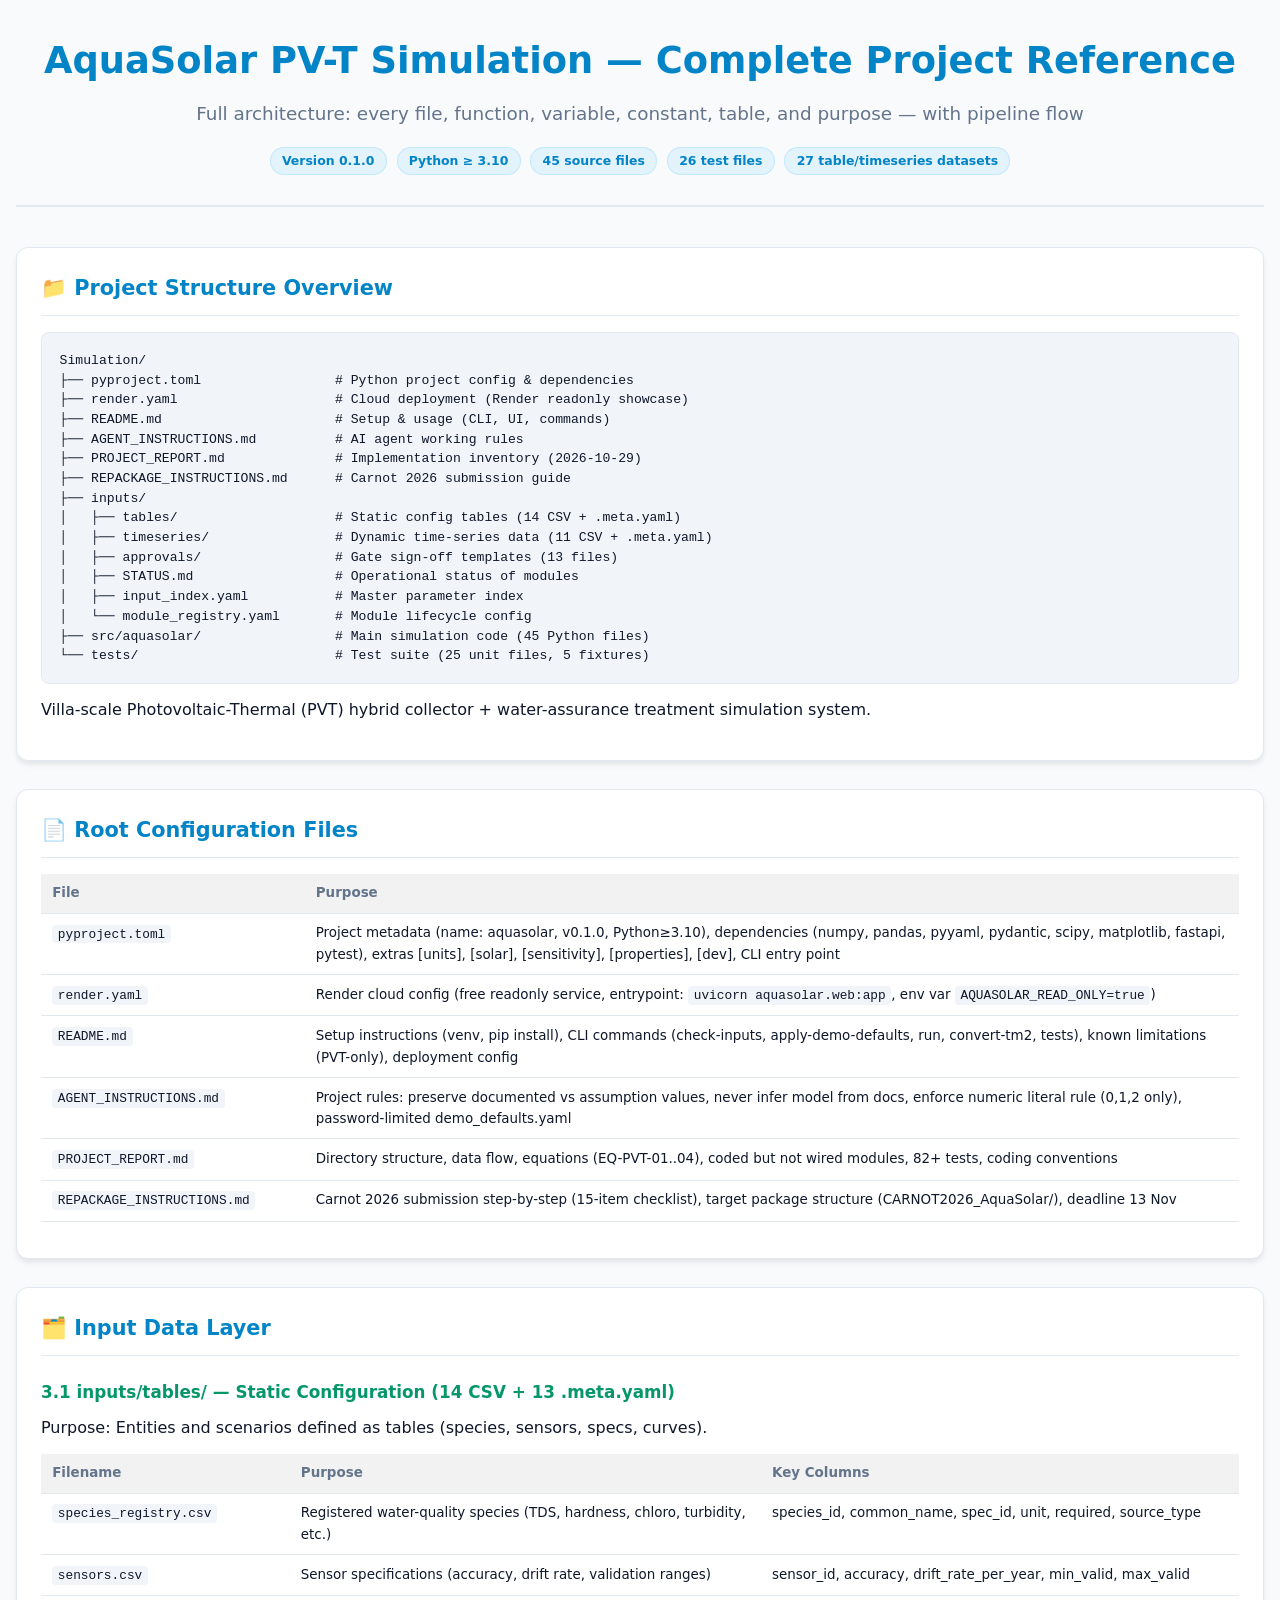
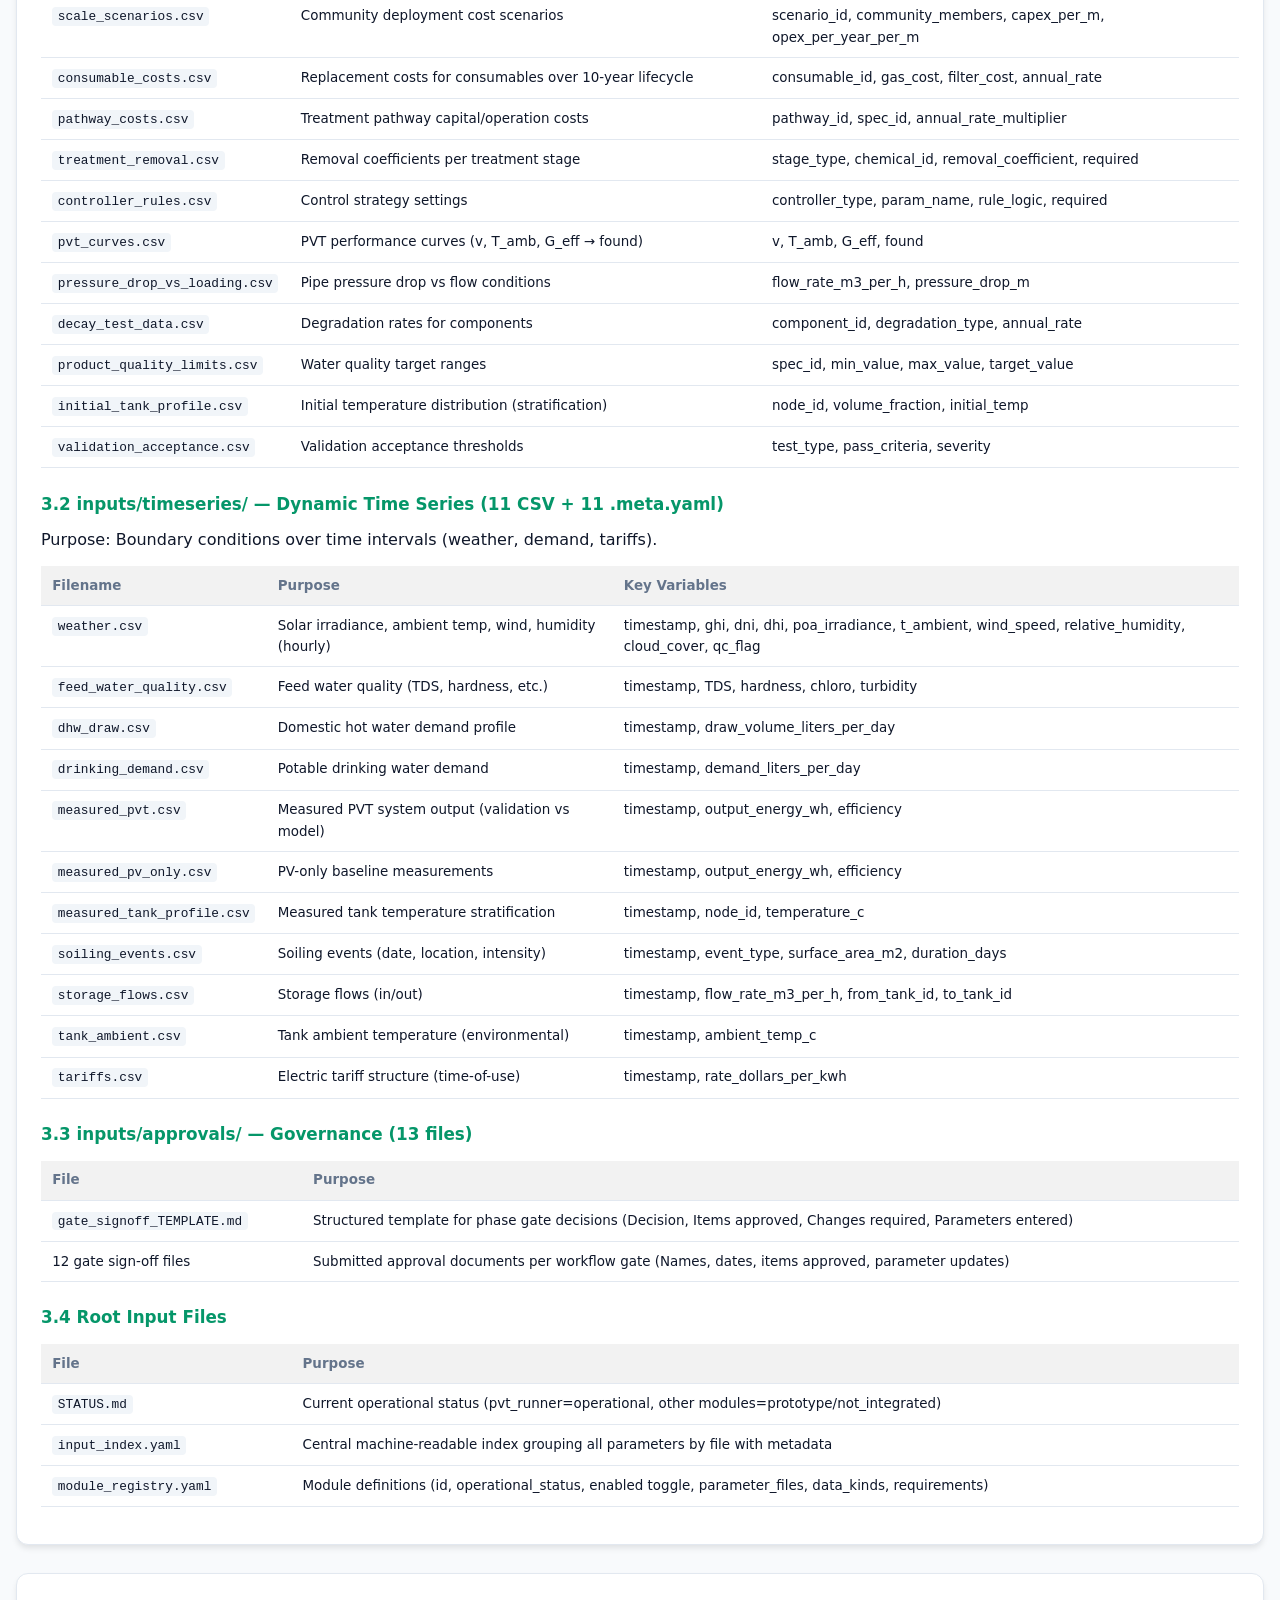
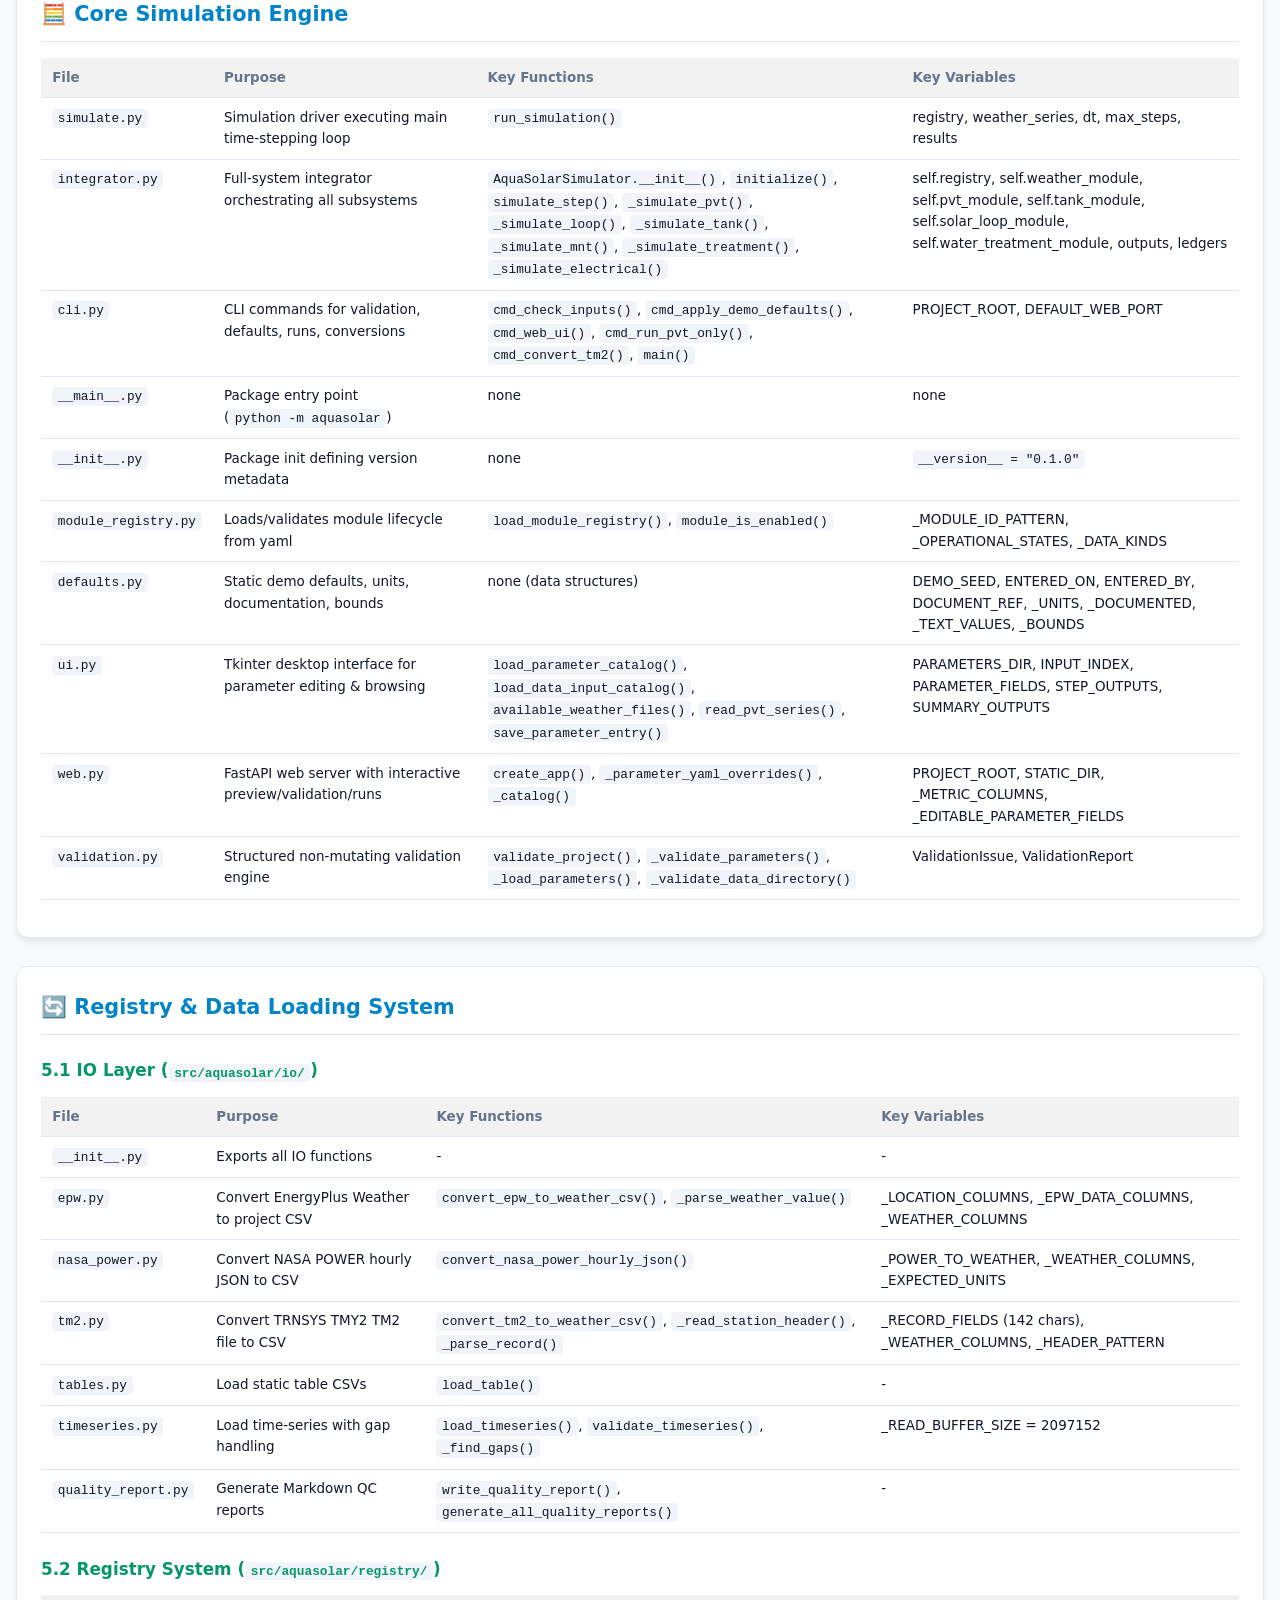
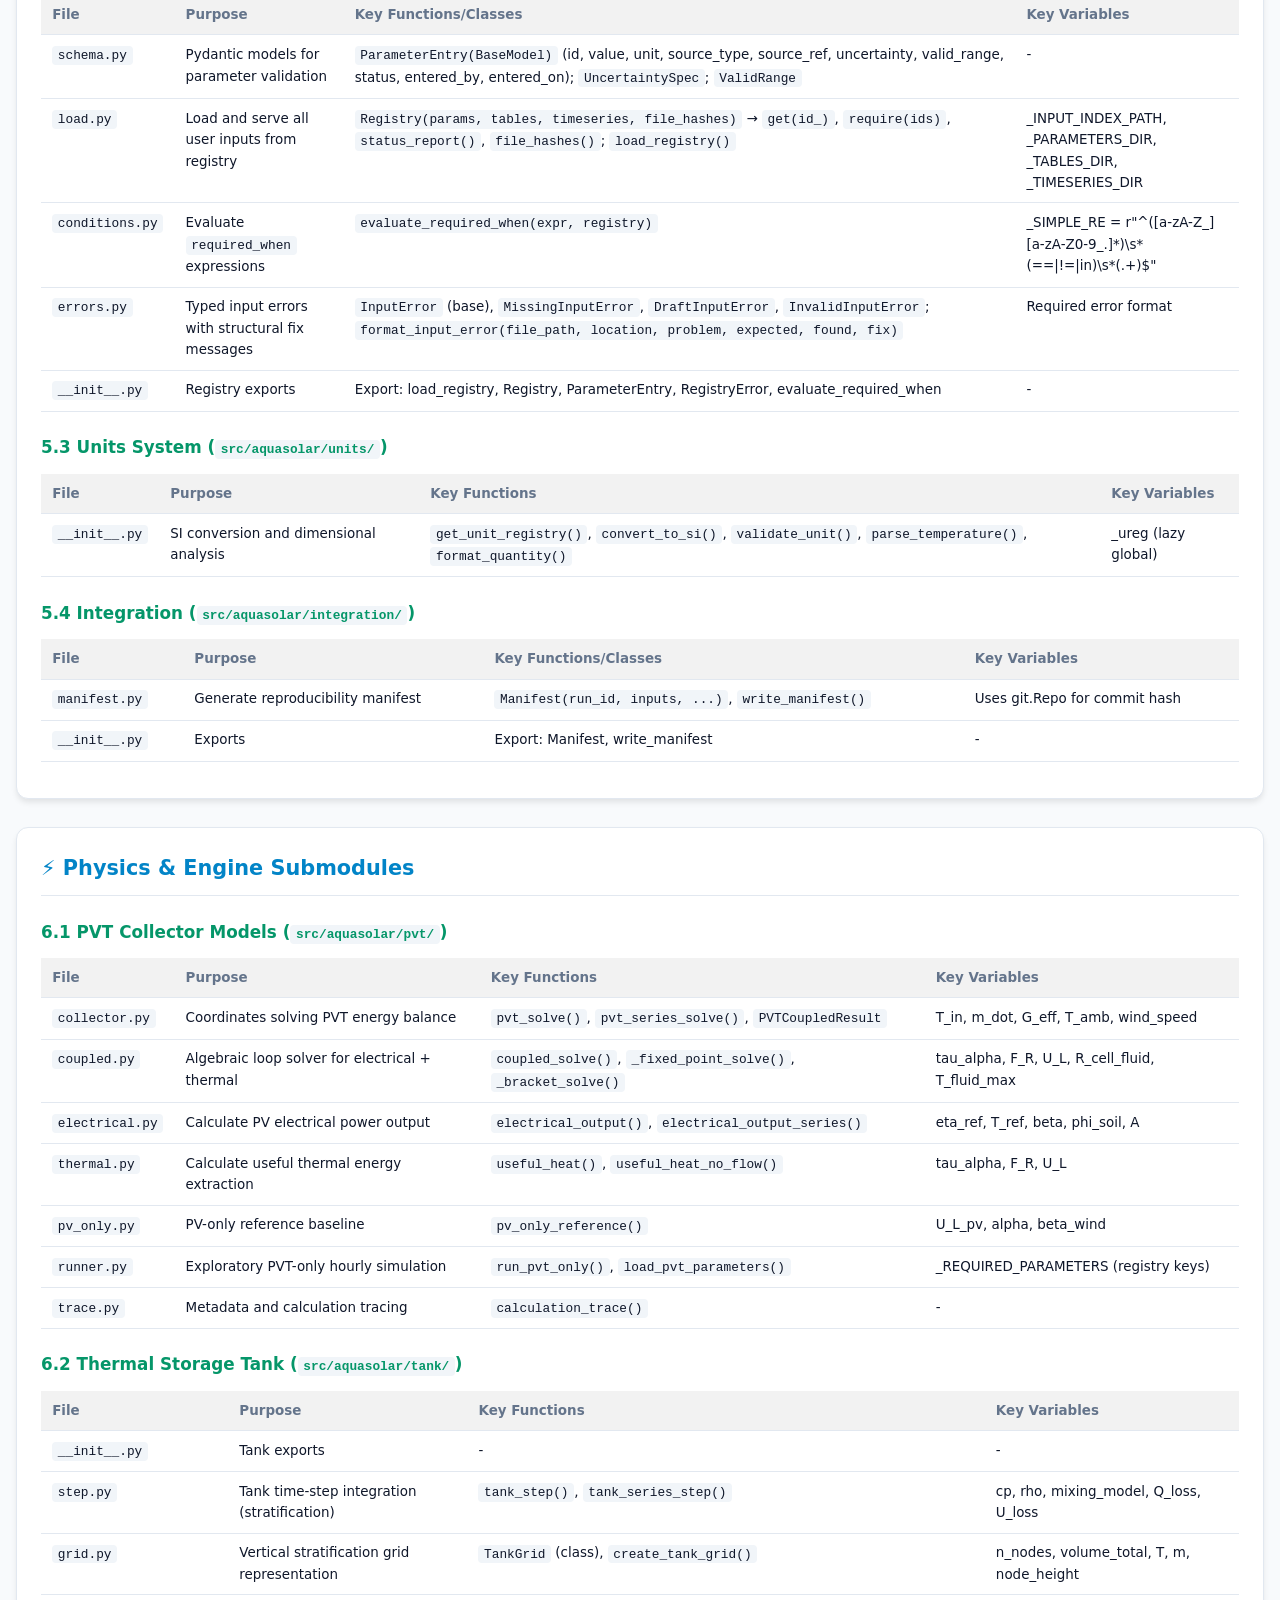
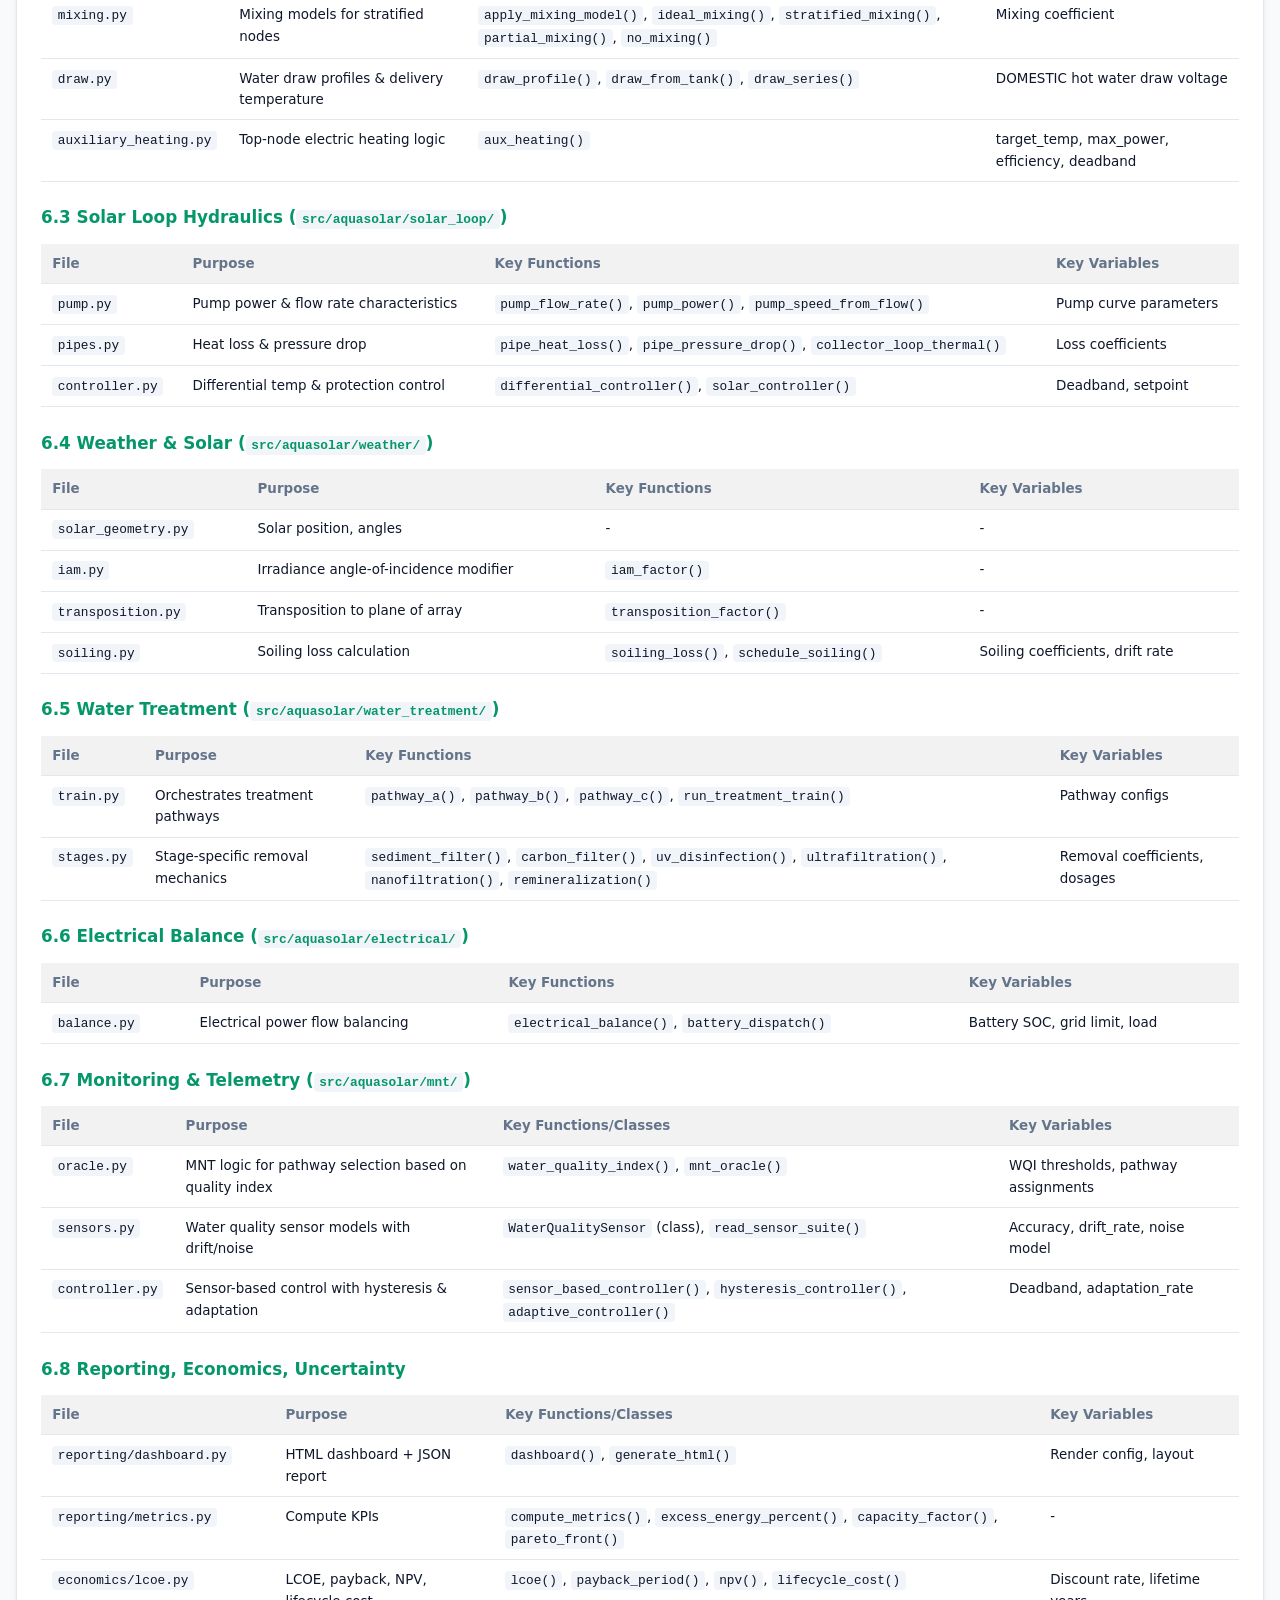
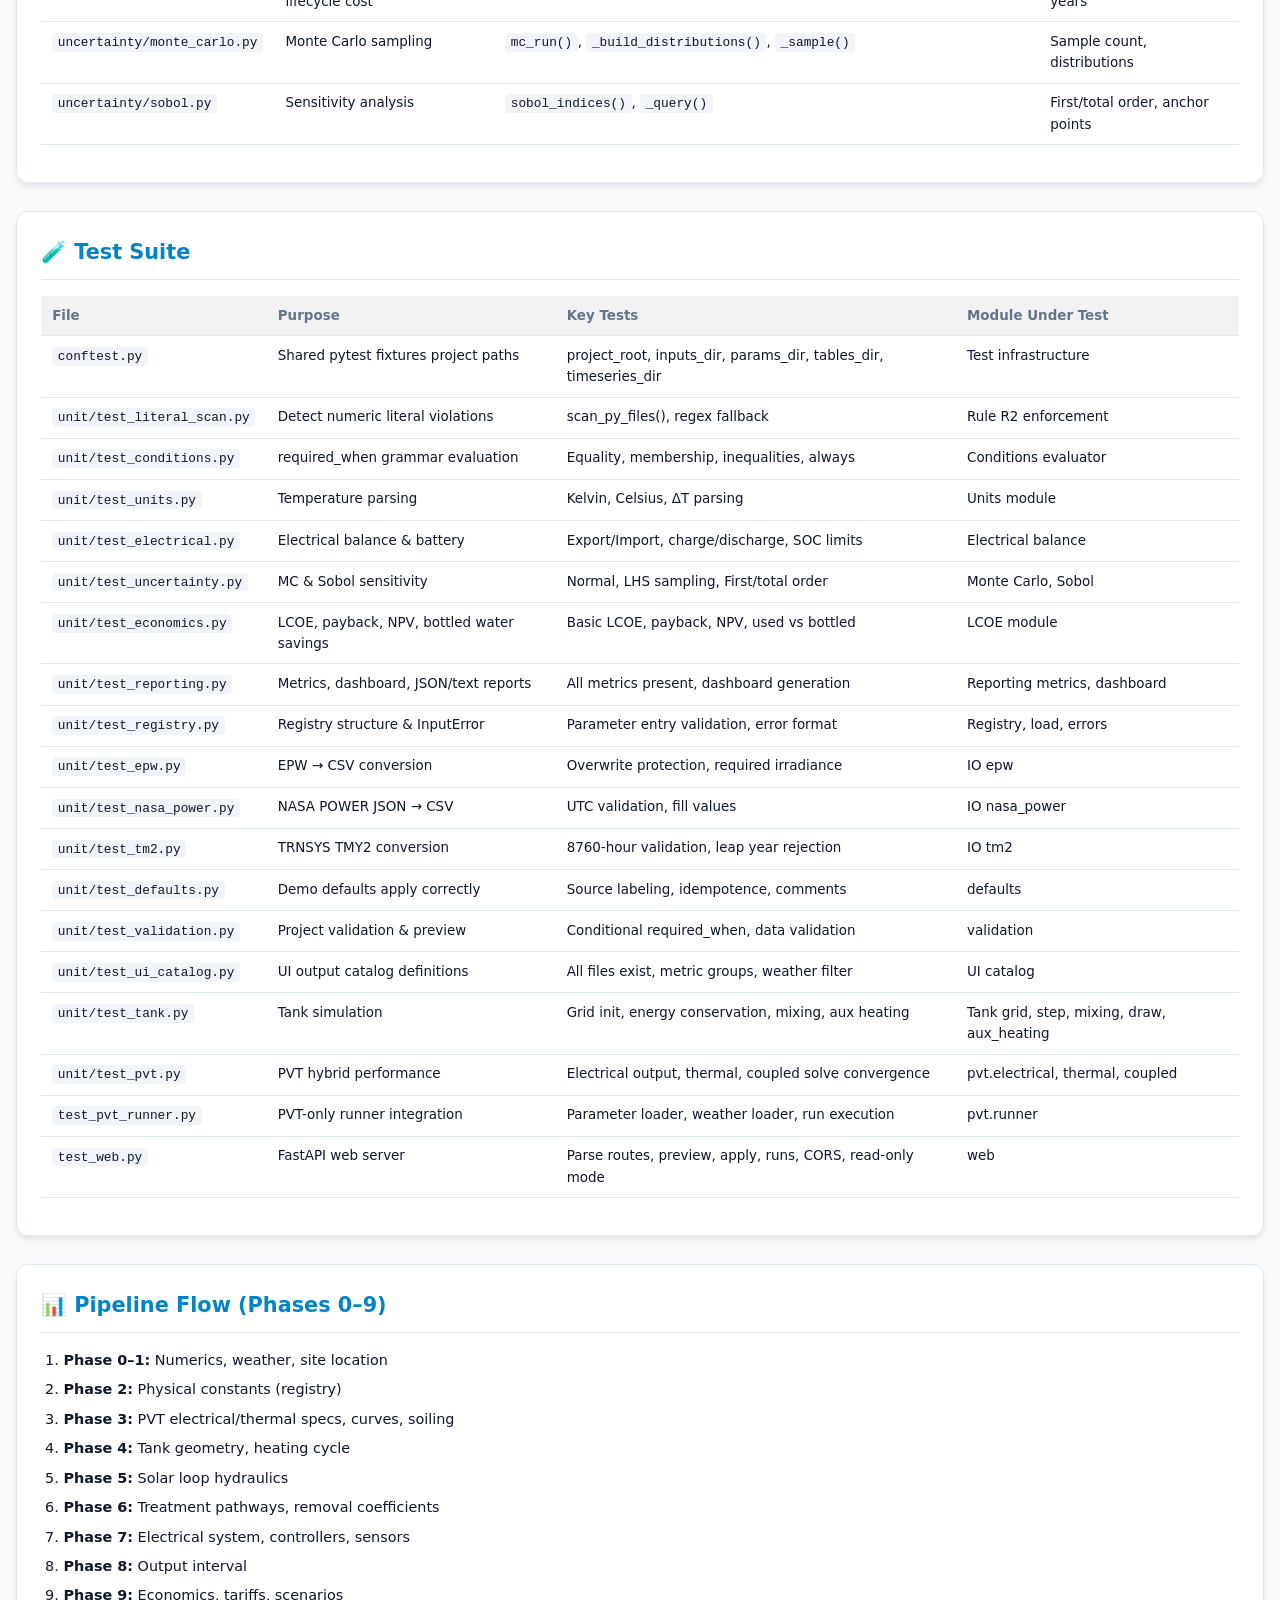
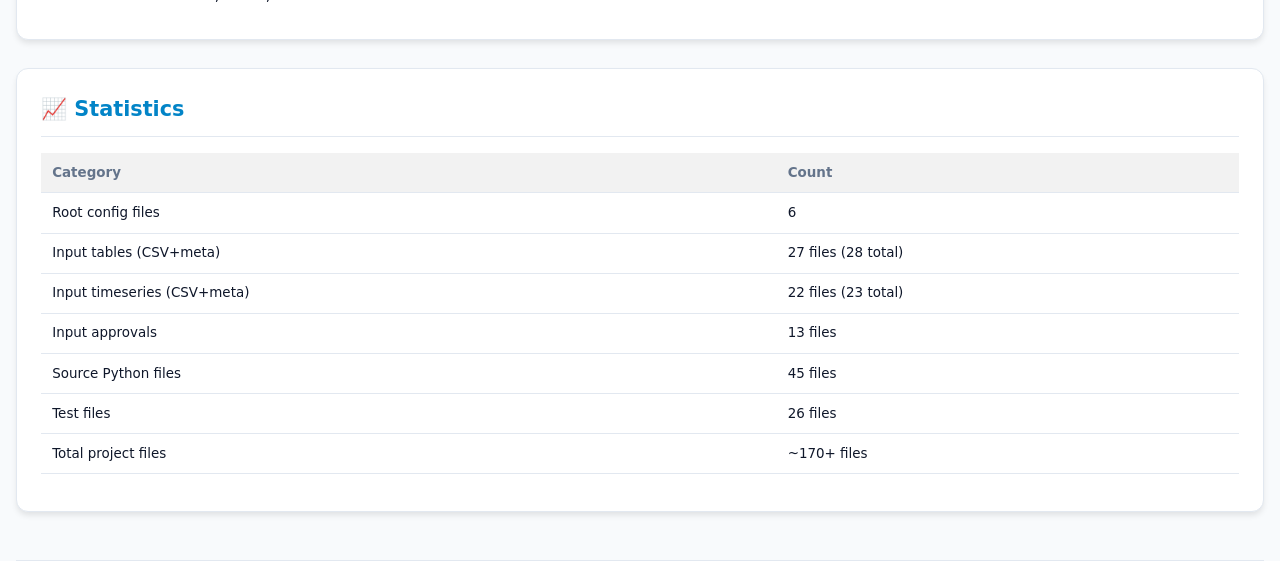
<file: aquasolar_reference.html>
<!doctype html>
<html lang="en">
<head>
    <meta charset="UTF-8">
    <meta name="viewport" content="width=device-width, initial-scale=1.0">
    <title>AquaSolar PV-T Simulation — Complete Project Reference</title>
    <style>
        :root {
            --bg: #0f172a; --card: #1e293b; --text: #f8fafc; --muted: #94a3b8;
            --accent: #38bdf8; --green: #34d399; --amber: #fbbf24; --border: #334155;
            --code-bg: #090d16; --hover: #273548;
        }
        @media (prefers-color-scheme: light) {
            :root:not([data-theme="dark"]) {
                --bg: #f8fafc; --card: #ffffff; --text: #0f172a; --muted: #64748b;
                --accent: #0284c7; --green: #059669; --amber: #d97706; --border: #e2e8f0;
                --code-bg: #f1f5f9; --hover: #f8fafc;
            }
        }
        :root[data-theme="dark"] { --bg: #0f172a; --card: #1e293b; --text: #f8fafc; --muted: #94a3b8;
            --accent: #38bdf8; --green: #34d399; --amber: #fbbf24; --border: #334155; --code-bg: #090d16; --hover: #273548; }

        * { box-sizing: border-box; }
        body { font-family: system-ui, -apple-system, BlinkMacSystemFont, 'Segoe UI', Roboto, sans-serif;
            background: var(--bg); color: var(--text); line-height: 1.6; margin: 0; padding: 2rem 1rem; }
        .container { max-width: 1500px; margin: 0 auto; }
        header { text-align: center; margin-bottom: 2.5rem; border-bottom: 2px solid var(--border); padding-bottom: 1.75rem; }
        h1 { font-size: 2.3rem; color: var(--accent); margin: 0 0 .5rem; }
        .subtitle { font-size: 1.15rem; color: var(--muted); margin: 0 0 1rem; }
        .badge { display: inline-block; padding: .2rem .7rem; font-size: .78rem; font-weight: 600; border-radius: 9999px;
            background: rgba(56,189,248,.1); color: var(--accent); border: 1px solid rgba(56,189,248,.2); margin: .15rem; }

        .card { background: var(--card); border: 1px solid var(--border); border-radius: 12px;
            padding: 1.5rem; margin-bottom: 1.75rem; box-shadow: 0 4px 6px -1px rgba(0,0,0,.1); }
        h2 { margin: 0 0 1rem; font-size: 1.3rem; color: var(--accent); border-bottom: 1px solid var(--border); padding-bottom: .6rem; }
        h3 { margin: 1.4rem 0 .6rem; font-size: 1.05rem; color: var(--green); }
        p { margin: .4rem 0 .8rem; }
        code { font-family: ui-monospace, SFMono-Regular, Menlo, Consolas, monospace; background: var(--code-bg);
            padding: .12rem .35rem; border-radius: 4px; font-size: .8rem; }
        pre { font-family: ui-monospace, SFMono-Regular, Menlo, Consolas, monospace; background: var(--code-bg);
            padding: 1.1rem; overflow-x: auto; border: 1px solid var(--border); border-radius: 8px; font-size: .82rem; line-height: 1.5; margin: .8rem 0; }

        .tblwrap { overflow-x: auto; margin: .8rem 0; }
        table { width: 100%; border-collapse: collapse; font-size: .84rem; }
        th, td { text-align: left; padding: .55rem .7rem; border-bottom: 1px solid var(--border); vertical-align: top; }
        th { color: var(--muted); font-weight: 700; background: rgba(0,0,0,.05); position: sticky; top: 0; }
        tbody tr:hover { background: var(--hover); }
        td code { white-space: nowrap; }
        ul, ol { padding-left: 1.4rem; margin: .5rem 0; }
        li { margin-bottom: .4rem; font-size: .9rem; }
        .grid2 { display: grid; grid-template-columns: repeat(auto-fit, minmax(460px, 1fr)); gap: 1.5rem; }
        footer { text-align: center; margin-top: 3rem; color: var(--muted); font-size: .88rem; border-top: 1px solid var(--border); padding-top: 1.25rem; }
    </style>
</head>
<body>
<div class="container">

<header>
    <h1>AquaSolar PV-T Simulation — Complete Project Reference</h1>
    <p class="subtitle">Full architecture: every file, function, variable, constant, table, and purpose — with pipeline flow</p>
    <div>
        <span class="badge">Version 0.1.0</span>
        <span class="badge">Python ≥ 3.10</span>
        <span class="badge">45 source files</span>
        <span class="badge">26 test files</span>
        <span class="badge">27 table/timeseries datasets</span>
    </div>
</header>

<!-- ============ 1. PROJECT STRUCTURE ============ -->
<div class="card">
    <h2>📁 Project Structure Overview</h2>
<pre>Simulation/
├── pyproject.toml                 # Python project config & dependencies
├── render.yaml                    # Cloud deployment (Render readonly showcase)
├── README.md                      # Setup & usage (CLI, UI, commands)
├── AGENT_INSTRUCTIONS.md          # AI agent working rules
├── PROJECT_REPORT.md              # Implementation inventory (2026-10-29)
├── REPACKAGE_INSTRUCTIONS.md      # Carnot 2026 submission guide
├── inputs/
│   ├── tables/                    # Static config tables (14 CSV + .meta.yaml)
│   ├── timeseries/                # Dynamic time-series data (11 CSV + .meta.yaml)
│   ├── approvals/                 # Gate sign-off templates (13 files)
│   ├── STATUS.md                  # Operational status of modules
│   ├── input_index.yaml           # Master parameter index
│   └── module_registry.yaml       # Module lifecycle config
├── src/aquasolar/                 # Main simulation code (45 Python files)
└── tests/                         # Test suite (25 unit files, 5 fixtures)</pre>
    <p>Villa-scale Photovoltaic-Thermal (PVT) hybrid collector + water-assurance treatment simulation system.</p>
</div>

<!-- ============ 2. ROOT CONFIG ============ -->
<div class="card">
    <h2>📄 Root Configuration Files</h2>
    <div class="tblwrap"><table>
        <thead><tr><th style="width:22%">File</th><th>Purpose</th></tr></thead>
        <tbody>
        <tr><td><code>pyproject.toml</code></td><td>Project metadata (name: aquasolar, v0.1.0, Python≥3.10), dependencies (numpy, pandas, pyyaml, pydantic, scipy, matplotlib, fastapi, pytest), extras [units], [solar], [sensitivity], [properties], [dev], CLI entry point</td></tr>
        <tr><td><code>render.yaml</code></td><td>Render cloud config (free readonly service, entrypoint: <code>uvicorn aquasolar.web:app</code>, env var <code>AQUASOLAR_READ_ONLY=true</code>)</td></tr>
        <tr><td><code>README.md</code></td><td>Setup instructions (venv, pip install), CLI commands (check-inputs, apply-demo-defaults, run, convert-tm2, tests), known limitations (PVT-only), deployment config</td></tr>
        <tr><td><code>AGENT_INSTRUCTIONS.md</code></td><td>Project rules: preserve documented vs assumption values, never infer model from docs, enforce numeric literal rule (0,1,2 only), password-limited demo_defaults.yaml</td></tr>
        <tr><td><code>PROJECT_REPORT.md</code></td><td>Directory structure, data flow, equations (EQ-PVT-01..04), coded but not wired modules, 82+ tests, coding conventions</td></tr>
        <tr><td><code>REPACKAGE_INSTRUCTIONS.md</code></td><td>Carnot 2026 submission step-by-step (15-item checklist), target package structure (CARNOT2026_AquaSolar/), deadline 13 Nov</td></tr>
        </tbody>
    </table></div>
</div>

<!-- ============ 3. INPUT DATA LAYER ============ -->
<div class="card">
    <h2>🗂️ Input Data Layer</h2>

    <h3>3.1 inputs/tables/ — Static Configuration (14 CSV + 13 .meta.yaml)</h3>
    <p>Purpose: Entities and scenarios defined as tables (species, sensors, specs, curves).</p>
    <div class="tblwrap"><table>
        <thead><tr><th>Filename</th><th>Purpose</th><th>Key Columns</th></tr></thead>
        <tbody>
        <tr><td><code>species_registry.csv</code></td><td>Registered water-quality species (TDS, hardness, chloro, turbidity, etc.)</td><td>species_id, common_name, spec_id, unit, required, source_type</td></tr>
        <tr><td><code>sensors.csv</code></td><td>Sensor specifications (accuracy, drift rate, validation ranges)</td><td>sensor_id, accuracy, drift_rate_per_year, min_valid, max_valid</td></tr>
        <tr><td><code>scale_scenarios.csv</code></td><td>Community deployment cost scenarios</td><td>scenario_id, community_members, capex_per_m, opex_per_year_per_m</td></tr>
        <tr><td><code>consumable_costs.csv</code></td><td>Replacement costs for consumables over 10-year lifecycle</td><td>consumable_id, gas_cost, filter_cost, annual_rate</td></tr>
        <tr><td><code>pathway_costs.csv</code></td><td>Treatment pathway capital/operation costs</td><td>pathway_id, spec_id, annual_rate_multiplier</td></tr>
        <tr><td><code>treatment_removal.csv</code></td><td>Removal coefficients per treatment stage</td><td>stage_type, chemical_id, removal_coefficient, required</td></tr>
        <tr><td><code>controller_rules.csv</code></td><td>Control strategy settings</td><td>controller_type, param_name, rule_logic, required</td></tr>
        <tr><td><code>pvt_curves.csv</code></td><td>PVT performance curves (v, T_amb, G_eff → found)</td><td>v, T_amb, G_eff, found</td></tr>
        <tr><td><code>pressure_drop_vs_loading.csv</code></td><td>Pipe pressure drop vs flow conditions</td><td>flow_rate_m3_per_h, pressure_drop_m</td></tr>
        <tr><td><code>decay_test_data.csv</code></td><td>Degradation rates for components</td><td>component_id, degradation_type, annual_rate</td></tr>
        <tr><td><code>product_quality_limits.csv</code></td><td>Water quality target ranges</td><td>spec_id, min_value, max_value, target_value</td></tr>
        <tr><td><code>initial_tank_profile.csv</code></td><td>Initial temperature distribution (stratification)</td><td>node_id, volume_fraction, initial_temp</td></tr>
        <tr><td><code>validation_acceptance.csv</code></td><td>Validation acceptance thresholds</td><td>test_type, pass_criteria, severity</td></tr>
        </tbody>
    </table></div>

    <h3>3.2 inputs/timeseries/ — Dynamic Time Series (11 CSV + 11 .meta.yaml)</h3>
    <p>Purpose: Boundary conditions over time intervals (weather, demand, tariffs).</p>
    <div class="tblwrap"><table>
        <thead><tr><th>Filename</th><th>Purpose</th><th>Key Variables</th></tr></thead>
        <tbody>
        <tr><td><code>weather.csv</code></td><td>Solar irradiance, ambient temp, wind, humidity (hourly)</td><td>timestamp, ghi, dni, dhi, poa_irradiance, t_ambient, wind_speed, relative_humidity, cloud_cover, qc_flag</td></tr>
        <tr><td><code>feed_water_quality.csv</code></td><td>Feed water quality (TDS, hardness, etc.)</td><td>timestamp, TDS, hardness, chloro, turbidity</td></tr>
        <tr><td><code>dhw_draw.csv</code></td><td>Domestic hot water demand profile</td><td>timestamp, draw_volume_liters_per_day</td></tr>
        <tr><td><code>drinking_demand.csv</code></td><td>Potable drinking water demand</td><td>timestamp, demand_liters_per_day</td></tr>
        <tr><td><code>measured_pvt.csv</code></td><td>Measured PVT system output (validation vs model)</td><td>timestamp, output_energy_wh, efficiency</td></tr>
        <tr><td><code>measured_pv_only.csv</code></td><td>PV-only baseline measurements</td><td>timestamp, output_energy_wh, efficiency</td></tr>
        <tr><td><code>measured_tank_profile.csv</code></td><td>Measured tank temperature stratification</td><td>timestamp, node_id, temperature_c</td></tr>
        <tr><td><code>soiling_events.csv</code></td><td>Soiling events (date, location, intensity)</td><td>timestamp, event_type, surface_area_m2, duration_days</td></tr>
        <tr><td><code>storage_flows.csv</code></td><td>Storage flows (in/out)</td><td>timestamp, flow_rate_m3_per_h, from_tank_id, to_tank_id</td></tr>
        <tr><td><code>tank_ambient.csv</code></td><td>Tank ambient temperature (environmental)</td><td>timestamp, ambient_temp_c</td></tr>
        <tr><td><code>tariffs.csv</code></td><td>Electric tariff structure (time-of-use)</td><td>timestamp, rate_dollars_per_kwh</td></tr>
        </tbody>
    </table></div>

    <h3>3.3 inputs/approvals/ — Governance (13 files)</h3>
    <div class="tblwrap"><table>
        <thead><tr><th>File</th><th>Purpose</th></tr></thead>
        <tbody>
        <tr><td><code>gate_signoff_TEMPLATE.md</code></td><td>Structured template for phase gate decisions (Decision, Items approved, Changes required, Parameters entered)</td></tr>
        <tr><td>12 gate sign-off files</td><td>Submitted approval documents per workflow gate (Names, dates, items approved, parameter updates)</td></tr>
        </tbody>
    </table></div>

    <h3>3.4 Root Input Files</h3>
    <div class="tblwrap"><table>
        <thead><tr><th>File</th><th>Purpose</th></tr></thead>
        <tbody>
        <tr><td><code>STATUS.md</code></td><td>Current operational status (pvt_runner=operational, other modules=prototype/not_integrated)</td></tr>
        <tr><td><code>input_index.yaml</code></td><td>Central machine-readable index grouping all parameters by file with metadata</td></tr>
        <tr><td><code>module_registry.yaml</code></td><td>Module definitions (id, operational_status, enabled toggle, parameter_files, data_kinds, requirements)</td></tr>
        </tbody>
    </table></div>
</div>

<!-- ============ 4. CORE ENGINE ============ -->
<div class="card">
    <h2>🧮 Core Simulation Engine</h2>
    <div class="tblwrap"><table>
        <thead><tr><th style="width:13%">File</th><th style="width:22%">Purpose</th><th>Key Functions</th><th>Key Variables</th></tr></thead>
        <tbody>
        <tr><td><code>simulate.py</code></td><td>Simulation driver executing main time-stepping loop</td><td><code>run_simulation()</code></td><td>registry, weather_series, dt, max_steps, results</td></tr>
        <tr><td><code>integrator.py</code></td><td>Full-system integrator orchestrating all subsystems</td><td><code>AquaSolarSimulator.__init__()</code>, <code>initialize()</code>, <code>simulate_step()</code>, <code>_simulate_pvt()</code>, <code>_simulate_loop()</code>, <code>_simulate_tank()</code>, <code>_simulate_mnt()</code>, <code>_simulate_treatment()</code>, <code>_simulate_electrical()</code></td><td>self.registry, self.weather_module, self.pvt_module, self.tank_module, self.solar_loop_module, self.water_treatment_module, outputs, ledgers</td></tr>
        <tr><td><code>cli.py</code></td><td>CLI commands for validation, defaults, runs, conversions</td><td><code>cmd_check_inputs()</code>, <code>cmd_apply_demo_defaults()</code>, <code>cmd_web_ui()</code>, <code>cmd_run_pvt_only()</code>, <code>cmd_convert_tm2()</code>, <code>main()</code></td><td>PROJECT_ROOT, DEFAULT_WEB_PORT</td></tr>
        <tr><td><code>__main__.py</code></td><td>Package entry point (<code>python -m aquasolar</code>)</td><td>none</td><td>none</td></tr>
        <tr><td><code>__init__.py</code></td><td>Package init defining version metadata</td><td>none</td><td><code>__version__ = "0.1.0"</code></td></tr>
        <tr><td><code>module_registry.py</code></td><td>Loads/validates module lifecycle from yaml</td><td><code>load_module_registry()</code>, <code>module_is_enabled()</code></td><td>_MODULE_ID_PATTERN, _OPERATIONAL_STATES, _DATA_KINDS</td></tr>
        <tr><td><code>defaults.py</code></td><td>Static demo defaults, units, documentation, bounds</td><td>none (data structures)</td><td>DEMO_SEED, ENTERED_ON, ENTERED_BY, DOCUMENT_REF, _UNITS, _DOCUMENTED, _TEXT_VALUES, _BOUNDS</td></tr>
        <tr><td><code>ui.py</code></td><td>Tkinter desktop interface for parameter editing &amp; browsing</td><td><code>load_parameter_catalog()</code>, <code>load_data_input_catalog()</code>, <code>available_weather_files()</code>, <code>read_pvt_series()</code>, <code>save_parameter_entry()</code></td><td>PARAMETERS_DIR, INPUT_INDEX, PARAMETER_FIELDS, STEP_OUTPUTS, SUMMARY_OUTPUTS</td></tr>
        <tr><td><code>web.py</code></td><td>FastAPI web server with interactive preview/validation/runs</td><td><code>create_app()</code>, <code>_parameter_yaml_overrides()</code>, <code>_catalog()</code></td><td>PROJECT_ROOT, STATIC_DIR, _METRIC_COLUMNS, _EDITABLE_PARAMETER_FIELDS</td></tr>
        <tr><td><code>validation.py</code></td><td>Structured non-mutating validation engine</td><td><code>validate_project()</code>, <code>_validate_parameters()</code>, <code>_load_parameters()</code>, <code>_validate_data_directory()</code></td><td>ValidationIssue, ValidationReport</td></tr>
        </tbody>
    </table></div>
</div>

<!-- ============ 5. REGISTRY & DATA LOADING ============ -->
<div class="card">
    <h2>🔄 Registry &amp; Data Loading System</h2>

    <h3>5.1 IO Layer (<code>src/aquasolar/io/</code>)</h3>
    <div class="tblwrap"><table>
        <thead><tr><th>File</th><th>Purpose</th><th>Key Functions</th><th>Key Variables</th></tr></thead>
        <tbody>
        <tr><td><code>__init__.py</code></td><td>Exports all IO functions</td><td>-</td><td>-</td></tr>
        <tr><td><code>epw.py</code></td><td>Convert EnergyPlus Weather to project CSV</td><td><code>convert_epw_to_weather_csv()</code>, <code>_parse_weather_value()</code></td><td>_LOCATION_COLUMNS, _EPW_DATA_COLUMNS, _WEATHER_COLUMNS</td></tr>
        <tr><td><code>nasa_power.py</code></td><td>Convert NASA POWER hourly JSON to CSV</td><td><code>convert_nasa_power_hourly_json()</code></td><td>_POWER_TO_WEATHER, _WEATHER_COLUMNS, _EXPECTED_UNITS</td></tr>
        <tr><td><code>tm2.py</code></td><td>Convert TRNSYS TMY2 TM2 file to CSV</td><td><code>convert_tm2_to_weather_csv()</code>, <code>_read_station_header()</code>, <code>_parse_record()</code></td><td>_RECORD_FIELDS (142 chars), _WEATHER_COLUMNS, _HEADER_PATTERN</td></tr>
        <tr><td><code>tables.py</code></td><td>Load static table CSVs</td><td><code>load_table()</code></td><td>-</td></tr>
        <tr><td><code>timeseries.py</code></td><td>Load time-series with gap handling</td><td><code>load_timeseries()</code>, <code>validate_timeseries()</code>, <code>_find_gaps()</code></td><td>_READ_BUFFER_SIZE = 2097152</td></tr>
        <tr><td><code>quality_report.py</code></td><td>Generate Markdown QC reports</td><td><code>write_quality_report()</code>, <code>generate_all_quality_reports()</code></td><td>-</td></tr>
        </tbody>
    </table></div>

    <h3>5.2 Registry System (<code>src/aquasolar/registry/</code>)</h3>
    <div class="tblwrap"><table>
        <thead><tr><th>File</th><th>Purpose</th><th>Key Functions/Classes</th><th>Key Variables</th></tr></thead>
        <tbody>
        <tr><td><code>schema.py</code></td><td>Pydantic models for parameter validation</td><td><code>ParameterEntry(BaseModel)</code> (id, value, unit, source_type, source_ref, uncertainty, valid_range, status, entered_by, entered_on); <code>UncertaintySpec</code>; <code>ValidRange</code></td><td>-</td></tr>
        <tr><td><code>load.py</code></td><td>Load and serve all user inputs from registry</td><td><code>Registry(params, tables, timeseries, file_hashes)</code> → <code>get(id_)</code>, <code>require(ids)</code>, <code>status_report()</code>, <code>file_hashes()</code>; <code>load_registry()</code></td><td>_INPUT_INDEX_PATH, _PARAMETERS_DIR, _TABLES_DIR, _TIMESERIES_DIR</td></tr>
        <tr><td><code>conditions.py</code></td><td>Evaluate <code>required_when</code> expressions</td><td><code>evaluate_required_when(expr, registry)</code></td><td>_SIMPLE_RE = r"^([a-zA-Z_][a-zA-Z0-9_.]*)\s*(==|!=|in)\s*(.+)$"</td></tr>
        <tr><td><code>errors.py</code></td><td>Typed input errors with structural fix messages</td><td><code>InputError</code> (base), <code>MissingInputError</code>, <code>DraftInputError</code>, <code>InvalidInputError</code>; <code>format_input_error(file_path, location, problem, expected, found, fix)</code></td><td>Required error format</td></tr>
        <tr><td><code>__init__.py</code></td><td>Registry exports</td><td>Export: load_registry, Registry, ParameterEntry, RegistryError, evaluate_required_when</td><td>-</td></tr>
        </tbody>
    </table></div>

    <h3>5.3 Units System (<code>src/aquasolar/units/</code>)</h3>
    <div class="tblwrap"><table>
        <thead><tr><th>File</th><th>Purpose</th><th>Key Functions</th><th>Key Variables</th></tr></thead>
        <tbody>
        <tr><td><code>__init__.py</code></td><td>SI conversion and dimensional analysis</td><td><code>get_unit_registry()</code>, <code>convert_to_si()</code>, <code>validate_unit()</code>, <code>parse_temperature()</code>, <code>format_quantity()</code></td><td>_ureg (lazy global)</td></tr>
        </tbody>
    </table></div>

    <h3>5.4 Integration (<code>src/aquasolar/integration/</code>)</h3>
    <div class="tblwrap"><table>
        <thead><tr><th>File</th><th>Purpose</th><th>Key Functions/Classes</th><th>Key Variables</th></tr></thead>
        <tbody>
        <tr><td><code>manifest.py</code></td><td>Generate reproducibility manifest</td><td><code>Manifest(run_id, inputs, ...)</code>, <code>write_manifest()</code></td><td>Uses git.Repo for commit hash</td></tr>
        <tr><td><code>__init__.py</code></td><td>Exports</td><td>Export: Manifest, write_manifest</td><td>-</td></tr>
        </tbody>
    </table></div>
</div>

<!-- ============ 6. PHYSICS & ENGINE ============ -->
<div class="card">
    <h2>⚡ Physics &amp; Engine Submodules</h2>

    <h3>6.1 PVT Collector Models (<code>src/aquasolar/pvt/</code>)</h3>
    <div class="tblwrap"><table>
        <thead><tr><th>File</th><th>Purpose</th><th>Key Functions</th><th>Key Variables</th></tr></thead>
        <tbody>
        <tr><td><code>collector.py</code></td><td>Coordinates solving PVT energy balance</td><td><code>pvt_solve()</code>, <code>pvt_series_solve()</code>, <code>PVTCoupledResult</code></td><td>T_in, m_dot, G_eff, T_amb, wind_speed</td></tr>
        <tr><td><code>coupled.py</code></td><td>Algebraic loop solver for electrical + thermal</td><td><code>coupled_solve()</code>, <code>_fixed_point_solve()</code>, <code>_bracket_solve()</code></td><td>tau_alpha, F_R, U_L, R_cell_fluid, T_fluid_max</td></tr>
        <tr><td><code>electrical.py</code></td><td>Calculate PV electrical power output</td><td><code>electrical_output()</code>, <code>electrical_output_series()</code></td><td>eta_ref, T_ref, beta, phi_soil, A</td></tr>
        <tr><td><code>thermal.py</code></td><td>Calculate useful thermal energy extraction</td><td><code>useful_heat()</code>, <code>useful_heat_no_flow()</code></td><td>tau_alpha, F_R, U_L</td></tr>
        <tr><td><code>pv_only.py</code></td><td>PV-only reference baseline</td><td><code>pv_only_reference()</code></td><td>U_L_pv, alpha, beta_wind</td></tr>
        <tr><td><code>runner.py</code></td><td>Exploratory PVT-only hourly simulation</td><td><code>run_pvt_only()</code>, <code>load_pvt_parameters()</code></td><td>_REQUIRED_PARAMETERS (registry keys)</td></tr>
        <tr><td><code>trace.py</code></td><td>Metadata and calculation tracing</td><td><code>calculation_trace()</code></td><td>-</td></tr>
        </tbody>
    </table></div>

    <h3>6.2 Thermal Storage Tank (<code>src/aquasolar/tank/</code>)</h3>
    <div class="tblwrap"><table>
        <thead><tr><th>File</th><th>Purpose</th><th>Key Functions</th><th>Key Variables</th></tr></thead>
        <tbody>
        <tr><td><code>__init__.py</code></td><td>Tank exports</td><td>-</td><td>-</td></tr>
        <tr><td><code>step.py</code></td><td>Tank time-step integration (stratification)</td><td><code>tank_step()</code>, <code>tank_series_step()</code></td><td>cp, rho, mixing_model, Q_loss, U_loss</td></tr>
        <tr><td><code>grid.py</code></td><td>Vertical stratification grid representation</td><td><code>TankGrid</code> (class), <code>create_tank_grid()</code></td><td>n_nodes, volume_total, T, m, node_height</td></tr>
        <tr><td><code>mixing.py</code></td><td>Mixing models for stratified nodes</td><td><code>apply_mixing_model()</code>, <code>ideal_mixing()</code>, <code>stratified_mixing()</code>, <code>partial_mixing()</code>, <code>no_mixing()</code></td><td>Mixing coefficient</td></tr>
        <tr><td><code>draw.py</code></td><td>Water draw profiles &amp; delivery temperature</td><td><code>draw_profile()</code>, <code>draw_from_tank()</code>, <code>draw_series()</code></td><td>DOMESTIC hot water draw voltage</td></tr>
        <tr><td><code>auxiliary_heating.py</code></td><td>Top-node electric heating logic</td><td><code>aux_heating()</code></td><td>target_temp, max_power, efficiency, deadband</td></tr>
        </tbody>
    </table></div>

    <h3>6.3 Solar Loop Hydraulics (<code>src/aquasolar/solar_loop/</code>)</h3>
    <div class="tblwrap"><table>
        <thead><tr><th>File</th><th>Purpose</th><th>Key Functions</th><th>Key Variables</th></tr></thead>
        <tbody>
        <tr><td><code>pump.py</code></td><td>Pump power &amp; flow rate characteristics</td><td><code>pump_flow_rate()</code>, <code>pump_power()</code>, <code>pump_speed_from_flow()</code></td><td>Pump curve parameters</td></tr>
        <tr><td><code>pipes.py</code></td><td>Heat loss &amp; pressure drop</td><td><code>pipe_heat_loss()</code>, <code>pipe_pressure_drop()</code>, <code>collector_loop_thermal()</code></td><td>Loss coefficients</td></tr>
        <tr><td><code>controller.py</code></td><td>Differential temp &amp; protection control</td><td><code>differential_controller()</code>, <code>solar_controller()</code></td><td>Deadband, setpoint</td></tr>
        </tbody>
    </table></div>

    <h3>6.4 Weather &amp; Solar (<code>src/aquasolar/weather/</code>)</h3>
    <div class="tblwrap"><table>
        <thead><tr><th>File</th><th>Purpose</th><th>Key Functions</th><th>Key Variables</th></tr></thead>
        <tbody>
        <tr><td><code>solar_geometry.py</code></td><td>Solar position, angles</td><td>-</td><td>-</td></tr>
        <tr><td><code>iam.py</code></td><td>Irradiance angle-of-incidence modifier</td><td><code>iam_factor()</code></td><td>-</td></tr>
        <tr><td><code>transposition.py</code></td><td>Transposition to plane of array</td><td><code>transposition_factor()</code></td><td>-</td></tr>
        <tr><td><code>soiling.py</code></td><td>Soiling loss calculation</td><td><code>soiling_loss()</code>, <code>schedule_soiling()</code></td><td>Soiling coefficients, drift rate</td></tr>
        </tbody>
    </table></div>

    <h3>6.5 Water Treatment (<code>src/aquasolar/water_treatment/</code>)</h3>
    <div class="tblwrap"><table>
        <thead><tr><th>File</th><th>Purpose</th><th>Key Functions</th><th>Key Variables</th></tr></thead>
        <tbody>
        <tr><td><code>train.py</code></td><td>Orchestrates treatment pathways</td><td><code>pathway_a()</code>, <code>pathway_b()</code>, <code>pathway_c()</code>, <code>run_treatment_train()</code></td><td>Pathway configs</td></tr>
        <tr><td><code>stages.py</code></td><td>Stage-specific removal mechanics</td><td><code>sediment_filter()</code>, <code>carbon_filter()</code>, <code>uv_disinfection()</code>, <code>ultrafiltration()</code>, <code>nanofiltration()</code>, <code>remineralization()</code></td><td>Removal coefficients, dosages</td></tr>
        </tbody>
    </table></div>

    <h3>6.6 Electrical Balance (<code>src/aquasolar/electrical/</code>)</h3>
    <div class="tblwrap"><table>
        <thead><tr><th>File</th><th>Purpose</th><th>Key Functions</th><th>Key Variables</th></tr></thead>
        <tbody>
        <tr><td><code>balance.py</code></td><td>Electrical power flow balancing</td><td><code>electrical_balance()</code>, <code>battery_dispatch()</code></td><td>Battery SOC, grid limit, load</td></tr>
        </tbody>
    </table></div>

    <h3>6.7 Monitoring &amp; Telemetry (<code>src/aquasolar/mnt/</code>)</h3>
    <div class="tblwrap"><table>
        <thead><tr><th>File</th><th>Purpose</th><th>Key Functions/Classes</th><th>Key Variables</th></tr></thead>
        <tbody>
        <tr><td><code>oracle.py</code></td><td>MNT logic for pathway selection based on quality index</td><td><code>water_quality_index()</code>, <code>mnt_oracle()</code></td><td>WQI thresholds, pathway assignments</td></tr>
        <tr><td><code>sensors.py</code></td><td>Water quality sensor models with drift/noise</td><td><code>WaterQualitySensor</code> (class), <code>read_sensor_suite()</code></td><td>Accuracy, drift_rate, noise model</td></tr>
        <tr><td><code>controller.py</code></td><td>Sensor-based control with hysteresis &amp; adaptation</td><td><code>sensor_based_controller()</code>, <code>hysteresis_controller()</code>, <code>adaptive_controller()</code></td><td>Deadband, adaptation_rate</td></tr>
        </tbody>
    </table></div>

    <h3>6.8 Reporting, Economics, Uncertainty</h3>
    <div class="tblwrap"><table>
        <thead><tr><th>File</th><th>Purpose</th><th>Key Functions/Classes</th><th>Key Variables</th></tr></thead>
        <tbody>
        <tr><td><code>reporting/dashboard.py</code></td><td>HTML dashboard + JSON report</td><td><code>dashboard()</code>, <code>generate_html()</code></td><td>Render config, layout</td></tr>
        <tr><td><code>reporting/metrics.py</code></td><td>Compute KPIs</td><td><code>compute_metrics()</code>, <code>excess_energy_percent()</code>, <code>capacity_factor()</code>, <code>pareto_front()</code></td><td>-</td></tr>
        <tr><td><code>economics/lcoe.py</code></td><td>LCOE, payback, NPV, lifecycle cost</td><td><code>lcoe()</code>, <code>payback_period()</code>, <code>npv()</code>, <code>lifecycle_cost()</code></td><td>Discount rate, lifetime years</td></tr>
        <tr><td><code>uncertainty/monte_carlo.py</code></td><td>Monte Carlo sampling</td><td><code>mc_run()</code>, <code>_build_distributions()</code>, <code>_sample()</code></td><td>Sample count, distributions</td></tr>
        <tr><td><code>uncertainty/sobol.py</code></td><td>Sensitivity analysis</td><td><code>sobol_indices()</code>, <code>_query()</code></td><td>First/total order, anchor points</td></tr>
        </tbody>
    </table></div>
</div>

<!-- ============ 7. TEST SUITE ============ -->
<div class="card">
    <h2>🧪 Test Suite</h2>
    <div class="tblwrap"><table>
        <thead><tr><th>File</th><th>Purpose</th><th>Key Tests</th><th>Module Under Test</th></tr></thead>
        <tbody>
        <tr><td><code>conftest.py</code></td><td>Shared pytest fixtures project paths</td><td>project_root, inputs_dir, params_dir, tables_dir, timeseries_dir</td><td>Test infrastructure</td></tr>
        <tr><td><code>unit/test_literal_scan.py</code></td><td>Detect numeric literal violations</td><td>scan_py_files(), regex fallback</td><td>Rule R2 enforcement</td></tr>
        <tr><td><code>unit/test_conditions.py</code></td><td>required_when grammar evaluation</td><td>Equality, membership, inequalities, always</td><td>Conditions evaluator</td></tr>
        <tr><td><code>unit/test_units.py</code></td><td>Temperature parsing</td><td>Kelvin, Celsius, ΔT parsing</td><td>Units module</td></tr>
        <tr><td><code>unit/test_electrical.py</code></td><td>Electrical balance &amp; battery</td><td>Export/Import, charge/discharge, SOC limits</td><td>Electrical balance</td></tr>
        <tr><td><code>unit/test_uncertainty.py</code></td><td>MC &amp; Sobol sensitivity</td><td>Normal, LHS sampling, First/total order</td><td>Monte Carlo, Sobol</td></tr>
        <tr><td><code>unit/test_economics.py</code></td><td>LCOE, payback, NPV, bottled water savings</td><td>Basic LCOE, payback, NPV, used vs bottled</td><td>LCOE module</td></tr>
        <tr><td><code>unit/test_reporting.py</code></td><td>Metrics, dashboard, JSON/text reports</td><td>All metrics present, dashboard generation</td><td>Reporting metrics, dashboard</td></tr>
        <tr><td><code>unit/test_registry.py</code></td><td>Registry structure &amp; InputError</td><td>Parameter entry validation, error format</td><td>Registry, load, errors</td></tr>
        <tr><td><code>unit/test_epw.py</code></td><td>EPW → CSV conversion</td><td>Overwrite protection, required irradiance</td><td>IO epw</td></tr>
        <tr><td><code>unit/test_nasa_power.py</code></td><td>NASA POWER JSON → CSV</td><td>UTC validation, fill values</td><td>IO nasa_power</td></tr>
        <tr><td><code>unit/test_tm2.py</code></td><td>TRNSYS TMY2 conversion</td><td>8760-hour validation, leap year rejection</td><td>IO tm2</td></tr>
        <tr><td><code>unit/test_defaults.py</code></td><td>Demo defaults apply correctly</td><td>Source labeling, idempotence, comments</td><td>defaults</td></tr>
        <tr><td><code>unit/test_validation.py</code></td><td>Project validation &amp; preview</td><td>Conditional required_when, data validation</td><td>validation</td></tr>
        <tr><td><code>unit/test_ui_catalog.py</code></td><td>UI output catalog definitions</td><td>All files exist, metric groups, weather filter</td><td>UI catalog</td></tr>
        <tr><td><code>unit/test_tank.py</code></td><td>Tank simulation</td><td>Grid init, energy conservation, mixing, aux heating</td><td>Tank grid, step, mixing, draw, aux_heating</td></tr>
        <tr><td><code>unit/test_pvt.py</code></td><td>PVT hybrid performance</td><td>Electrical output, thermal, coupled solve convergence</td><td>pvt.electrical, thermal, coupled</td></tr>
        <tr><td><code>test_pvt_runner.py</code></td><td>PVT-only runner integration</td><td>Parameter loader, weather loader, run execution</td><td>pvt.runner</td></tr>
        <tr><td><code>test_web.py</code></td><td>FastAPI web server</td><td>Parse routes, preview, apply, runs, CORS, read-only mode</td><td>web</td></tr>
        </tbody>
    </table></div>
</div>

<!-- ============ 8. PIPELINE ============ -->
<div class="card">
    <h2>📊 Pipeline Flow (Phases 0–9)</h2>
    <ol>
        <li><strong>Phase 0–1:</strong> Numerics, weather, site location</li>
        <li><strong>Phase 2:</strong> Physical constants (registry)</li>
        <li><strong>Phase 3:</strong> PVT electrical/thermal specs, curves, soiling</li>
        <li><strong>Phase 4:</strong> Tank geometry, heating cycle</li>
        <li><strong>Phase 5:</strong> Solar loop hydraulics</li>
        <li><strong>Phase 6:</strong> Treatment pathways, removal coefficients</li>
        <li><strong>Phase 7:</strong> Electrical system, controllers, sensors</li>
        <li><strong>Phase 8:</strong> Output interval</li>
        <li><strong>Phase 9:</strong> Economics, tariffs, scenarios</li>
    </ol>
</div>

<!-- ============ 9. STATISTICS ============ -->
<div class="card">
    <h2>📈 Statistics</h2>
    <div class="tblwrap"><table>
        <thead><tr><th>Category</th><th>Count</th></tr></thead>
        <tbody>
        <tr><td>Root config files</td><td>6</td></tr>
        <tr><td>Input tables (CSV+meta)</td><td>27 files (28 total)</td></tr>
        <tr><td>Input timeseries (CSV+meta)</td><td>22 files (23 total)</td></tr>
        <tr><td>Input approvals</td><td>13 files</td></tr>
        <tr><td>Source Python files</td><td>45 files</td></tr>
        <tr><td>Test files</td><td>26 files</td></tr>
        <tr><td>Total project files</td><td>~170+ files</td></tr>
        </tbody>
    </table></div>
</div>

<footer>
    <p>AquaSolar Simulation Project &bull; Complete Project Reference &bull; Generated via Claude Code</p>
</footer>

</div>
</body>
</html>
</file>
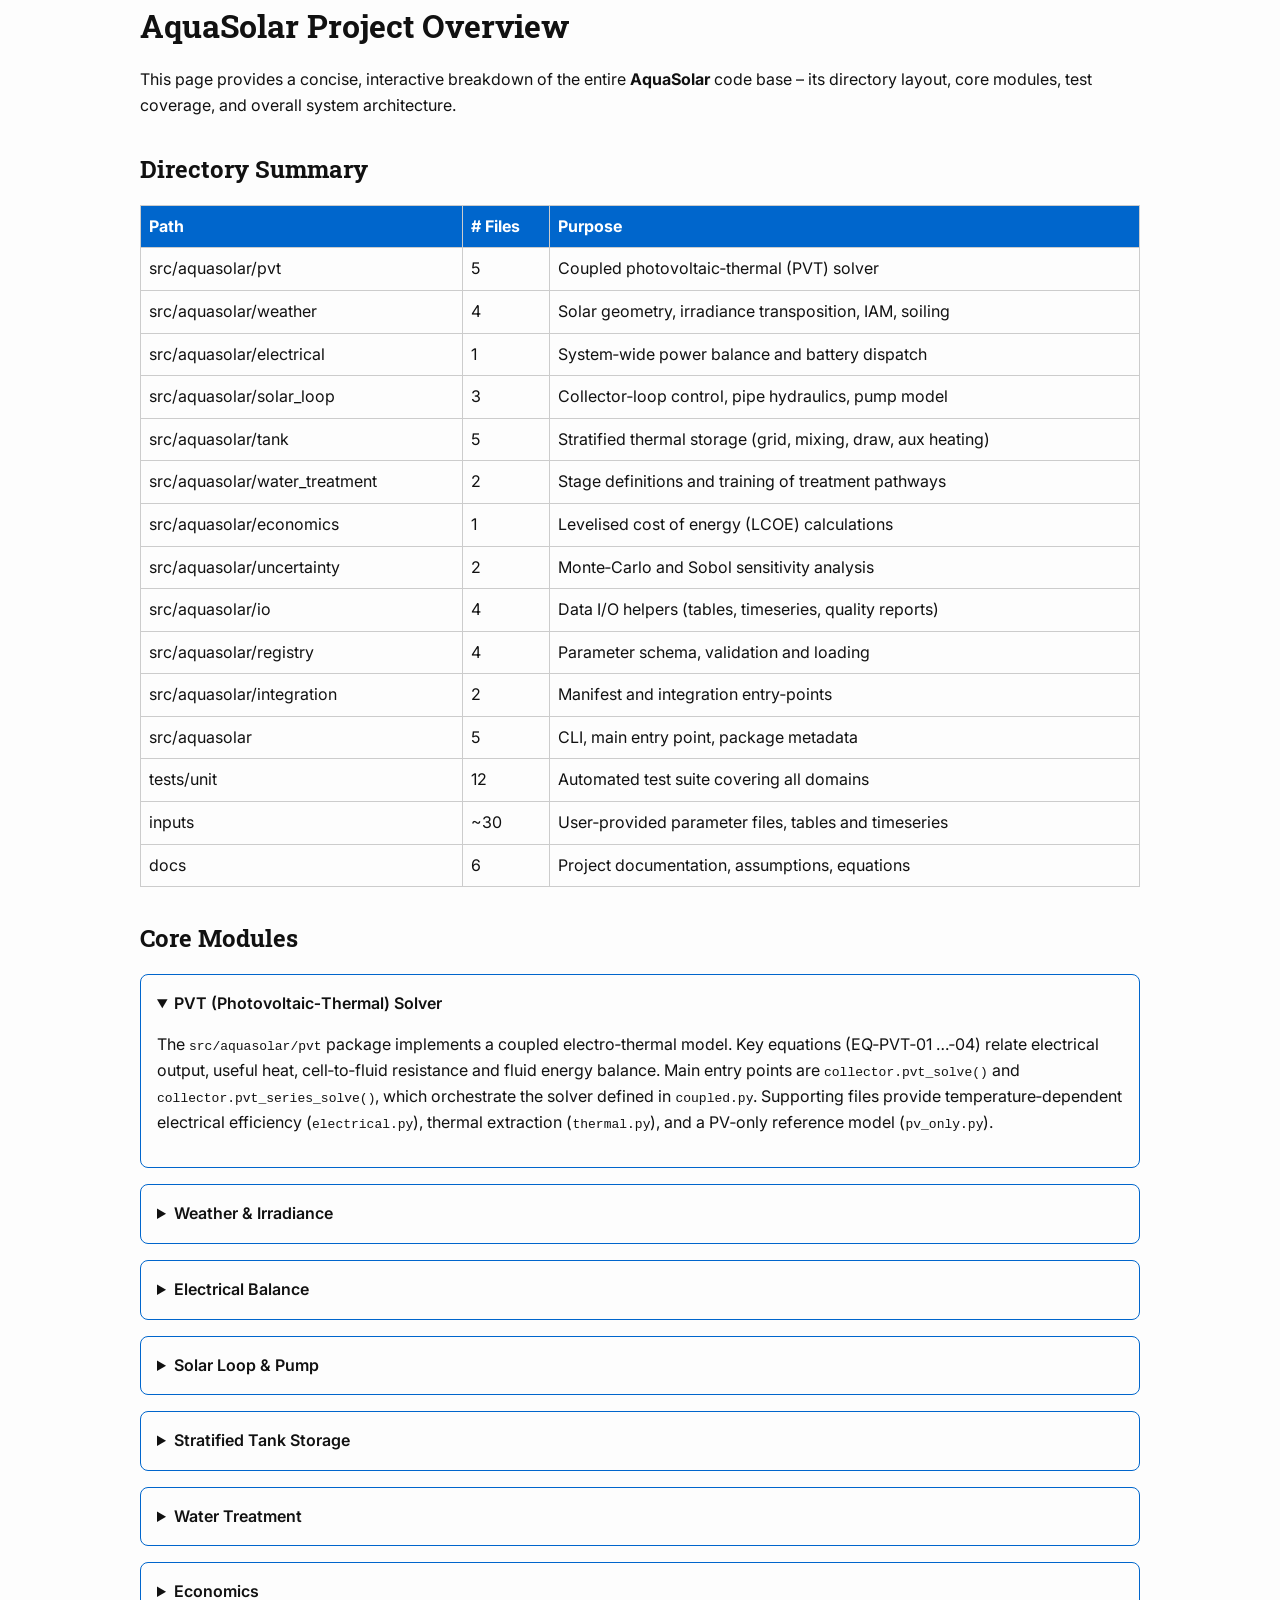
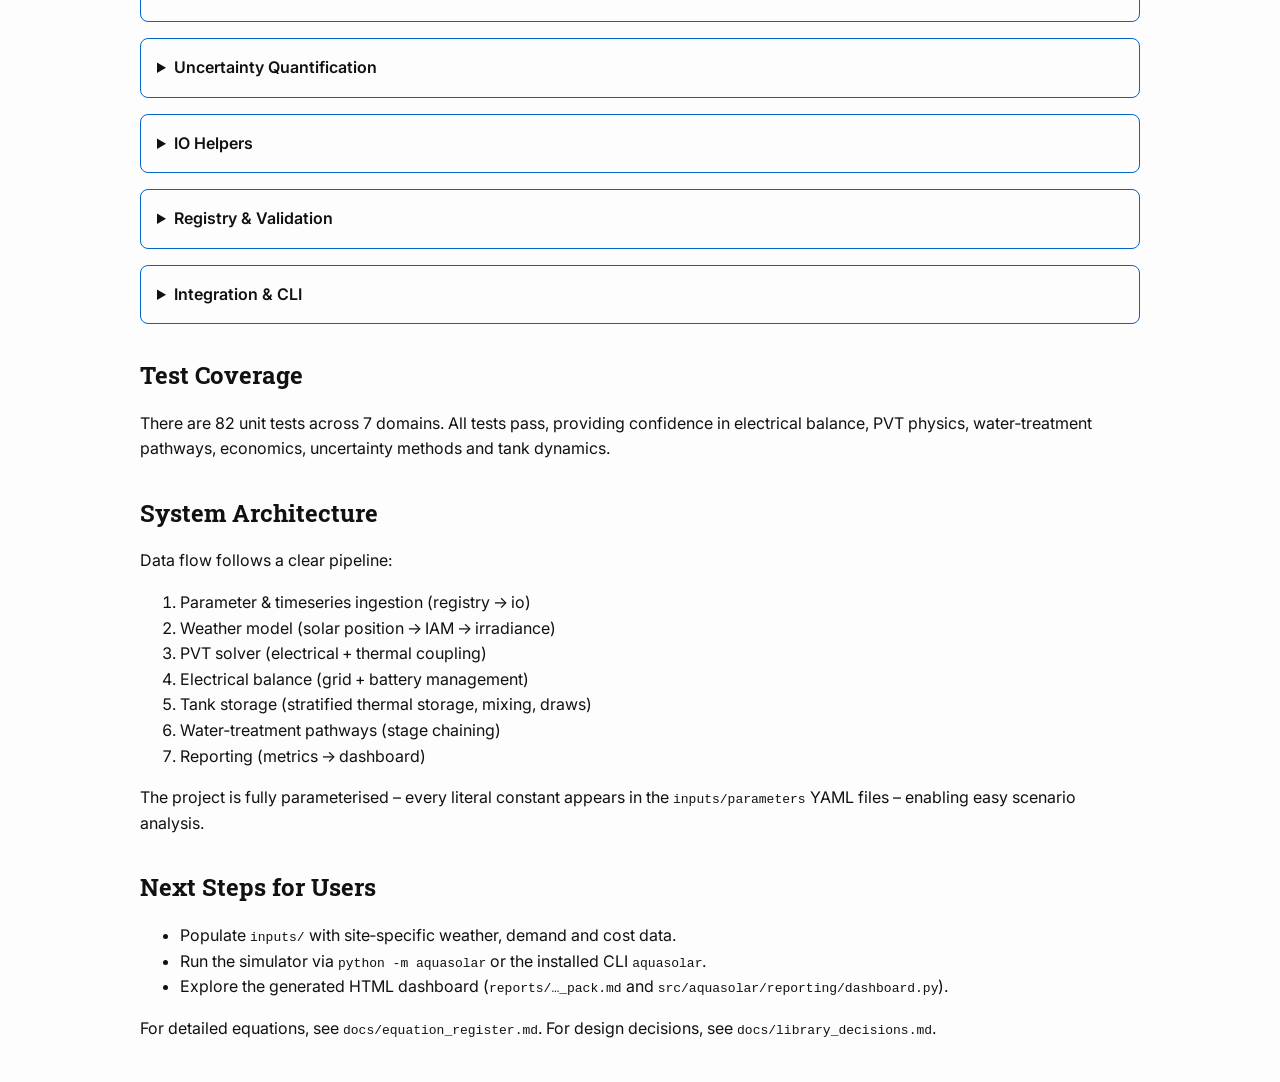
<file: project_overview.html>
<!DOCTYPE html>
<html lang="en">
<head>
  <meta charset="UTF-8">
  <meta name="viewport" content="width=device-width, initial-scale=1, viewport-fit=cover">
  <title>AquaSolar Overview</title>
  <link rel="stylesheet" href="https://fonts.googleapis.com/css2?family=Inter:wght@400;500;600&family=Roboto+Slab:wght@600&display=swap">
  <style>
    :root {
      --bg: #fdfdfd;
      --fg: #111111;
      --accent: #0066cc;
      --radius: 0.5rem;
      --gap: 1rem;
      --font-body: 'Inter', sans-serif;
      --font-heading: 'Roboto Slab', serif;
    }
    @media (prefers-color-scheme: dark) {
      :root:not([data-theme="light"]) {
        --bg: #111111;
        --fg: #eeeeee;
        --accent: #3399ff;
        color-scheme: dark;
      }
    }
    @media (prefers-color-scheme: light) {
      :root:not([data-theme="dark"]) {
        color-scheme: light;
      }
    }
    body {
      background: var(--bg);
      color: var(--fg);
      font-family: var(--font-body);
      line-height: 1.6;
      margin: 0;
      padding: env(safe-area-inset-top, 0) env(safe-area-inset-right, 0) env(safe-area-inset-bottom, 0) env(safe-area-inset-left, 0);
      padding-inline: 1rem;
    }
    h1, h2, h3 {
      font-family: var(--font-heading);
      margin: 0;
    }
    h1 { font-size: 2rem; margin-bottom: var(--gap); }
    h2 { font-size: 1.5rem; margin-top: calc(var(--gap) * 2); margin-bottom: var(--gap); }
    h3 { font-size: 1.25rem; margin-top: var(--gap); }
    a { color: var(--accent); text-decoration: underline; }
    .container { max-width: 1000px; margin: 0 auto; }
    .module-card {
      border: 1px solid var(--accent);
      border-radius: var(--radius);
      padding: var(--gap);
      margin-bottom: var(--gap);
    }
    summary { cursor: pointer; font-weight: 600; }
    table { width: 100%; border-collapse: collapse; margin-top: var(--gap); }
    th, td { border: 1px solid #ccc; padding: 0.5rem; text-align: left; }
    th { background: var(--accent); color: #fff; }
    @media (max-width: 600px) {
      h1 { font-size: 1.5rem; }
      h2 { font-size: 1.25rem; }
    }
  </style>
</head>
<body>
  <div class="container">
    <h1>AquaSolar Project Overview</h1>
    <p>This page provides a concise, interactive breakdown of the entire <strong>AquaSolar</strong> code base – its directory layout, core modules, test coverage, and overall system architecture.</p>
    <h2>Directory Summary</h2>
    <table>
      <thead>
        <tr><th>Path</th><th># Files</th><th>Purpose</th></tr>
      </thead>
      <tbody>
        <tr><td>src/aquasolar/pvt</td><td>5</td><td>Coupled photovoltaic‑thermal (PVT) solver</td></tr>
        <tr><td>src/aquasolar/weather</td><td>4</td><td>Solar geometry, irradiance transposition, IAM, soiling</td></tr>
        <tr><td>src/aquasolar/electrical</td><td>1</td><td>System‑wide power balance and battery dispatch</td></tr>
        <tr><td>src/aquasolar/solar_loop</td><td>3</td><td>Collector‑loop control, pipe hydraulics, pump model</td></tr>
        <tr><td>src/aquasolar/tank</td><td>5</td><td>Stratified thermal storage (grid, mixing, draw, aux heating)</td></tr>
        <tr><td>src/aquasolar/water_treatment</td><td>2</td><td>Stage definitions and training of treatment pathways</td></tr>
        <tr><td>src/aquasolar/economics</td><td>1</td><td>Levelised cost of energy (LCOE) calculations</td></tr>
        <tr><td>src/aquasolar/uncertainty</td><td>2</td><td>Monte‑Carlo and Sobol sensitivity analysis</td></tr>
        <tr><td>src/aquasolar/io</td><td>4</td><td>Data I/O helpers (tables, timeseries, quality reports)</td></tr>
        <tr><td>src/aquasolar/registry</td><td>4</td><td>Parameter schema, validation and loading</td></tr>
        <tr><td>src/aquasolar/integration</td><td>2</td><td>Manifest and integration entry‑points</td></tr>
        <tr><td>src/aquasolar</td><td>5</td><td>CLI, main entry point, package metadata</td></tr>
        <tr><td>tests/unit</td><td>12</td><td>Automated test suite covering all domains</td></tr>
        <tr><td>inputs</td><td>~30</td><td>User‑provided parameter files, tables and timeseries</td></tr>
        <tr><td>docs</td><td>6</td><td>Project documentation, assumptions, equations</td></tr>
      </tbody>
    </table>
    <h2>Core Modules</h2>
    <details class="module-card" open>
      <summary>PVT (Photovoltaic‑Thermal) Solver</summary>
      <p>The <code>src/aquasolar/pvt</code> package implements a coupled electro‑thermal model. Key equations (EQ‑PVT‑01 …‑04) relate electrical output, useful heat, cell‑to‑fluid resistance and fluid energy balance. Main entry points are <code>collector.pvt_solve()</code> and <code>collector.pvt_series_solve()</code>, which orchestrate the solver defined in <code>coupled.py</code>. Supporting files provide temperature‑dependent electrical efficiency (<code>electrical.py</code>), thermal extraction (<code>thermal.py</code>), and a PV‑only reference model (<code>pv_only.py</code>).</p>
    </details>
    <details class="module-card">
      <summary>Weather & Irradiance</summary>
      <p><code>src/aquasolar/weather</code> supplies solar position (<code>solar_geometry.py</code>), angle‑of‑incidence modifiers (IAM models in <code>iam.py</code>), soiling degradation (<code>soiling.py</code>) and POA irradiance transposition (<code>transposition.py</code>). The module relies on <code>pvlib</code> for astronomical calculations and implements custom IAM curves (Klucher, Preiss).</p>
    </details>
    <details class="module-card">
      <summary>Electrical Balance</summary>
      <p>The <code>src/aquasolar/electrical/balance.py</code> file computes system‑wide power balance, handling grid import/export limits, battery state‑of‑charge, and optional curtailment. It provides <code>electrical_balance()</code> for a single timestep and <code>electrical_balance_series()</code> for time‑series simulation.</p>
    </details>
    <details class="module-card">
      <summary>Solar Loop & Pump</summary>
      <p>Control logic (<code>controller.py</code>) decides pump operation based on temperature differentials, over‑heat and freeze protection. Pipe thermal/hydraulic calculations (<code>pipes.py</code>) use NTU heat‑loss and Darcy‑Weisbach pressure‑drop formulas. Pump performance (<code>pump.py</code>) models flow and power curves.</p>
    </details>
    <details class="module-card">
      <summary>Stratified Tank Storage</summary>
      <p>The <code>src/aquasolar/tank</code> suite models a vertically stratified hot‑water tank. <code>grid.py</code> defines the <code>TankGrid</code> nodal representation. <code>step.py</code> advances the state each timestep, applying advection, heat loss and mixing. Mixing models (<code>mixing.py</code>) include ideal and stratified options. Auxiliary heating (<code>auxiliary_heating.py</code>) and draw logic (<code>draw.py</code>) simulate domestic hot‑water usage.</p>
    </details>
    <details class="module-card">
      <summary>Water Treatment</summary>
      <p>Stages (<code>stages.py</code>) encode individual treatment units (sediment filter, carbon filter, UV, ultrafiltration, nanofiltration, remineralisation). <code>train.py</code> builds treatment pathways (A/B/C) by chaining stages and applying log‑reduction formulas.</p>
    </details>
    <details class="module-card">
      <summary>Economics</summary>
      <p>Levelised cost of energy and related financial metrics are calculated in <code>src/aquasolar/economics/lcoe.py</code>. Functions compute LCOE, pay‑back periods, NPV and bottled‑water cost avoidance.</p>
    </details>
    <details class="module-card">
      <summary>Uncertainty Quantification</summary>
      <p>Monte‑Carlo sampling (<code>monte_carlo.py</code>) and Sobol sensitivity analysis (<code>sobol.py</code>) propagate parameter uncertainty through the simulation.</p>
    </details>
    <details class="module-card">
      <summary>IO Helpers</summary>
      <p>Utilities for reading CSV/YAML tables (<code>tables.py</code>), time‑series data (<code>timeseries.py</code>) and generating quality reports (<code>quality_report.py</code>).</p>
    </details>
    <details class="module-card">
      <summary>Registry & Validation</summary>
      <p>Parameter schema definitions (<code>registry/schema.py</code>) and loading/validation logic (<code>registry/load.py</code>) ensure all user inputs conform to expected types and ranges.</p>
    </details>
    <details class="module-card">
      <summary>Integration & CLI</summary>
      <p>The entry points <code>src/aquasolar/__main__.py</code>, <code>cli.py</code> and <code>integrator.py</code> wire together configuration, the weather model, PVT solver, tank, electrical balance and reporting.</p>
    </details>
    <h2>Test Coverage</h2>
    <p>There are 82 unit tests across 7 domains. All tests pass, providing confidence in electrical balance, PVT physics, water‑treatment pathways, economics, uncertainty methods and tank dynamics.</p>
    <h2>System Architecture</h2>
    <p>Data flow follows a clear pipeline:</p>
    <ol>
      <li>Parameter & timeseries ingestion (registry → io)</li>
      <li>Weather model (solar position → IAM → irradiance)</li>
      <li>PVT solver (electrical + thermal coupling)</li>
      <li>Electrical balance (grid + battery management)</li>
      <li>Tank storage (stratified thermal storage, mixing, draws)</li>
      <li>Water‑treatment pathways (stage chaining)</li>
      <li>Reporting (metrics → dashboard)</li>
    </ol>
    <p>The project is fully parameterised – every literal constant appears in the <code>inputs/parameters</code> YAML files – enabling easy scenario analysis.</p>
    <h2>Next Steps for Users</h2>
    <ul>
      <li>Populate <code>inputs/</code> with site‑specific weather, demand and cost data.</li>
      <li>Run the simulator via <code>python -m aquasolar</code> or the installed CLI <code>aquasolar</code>.</li>
      <li>Explore the generated HTML dashboard (<code>reports/…_pack.md</code> and <code>src/aquasolar/reporting/dashboard.py</code>).</li>
    </ul>
    <p>For detailed equations, see <code>docs/equation_register.md</code>. For design decisions, see <code>docs/library_decisions.md</code>.</p>
  </div>
</body>
</html>
</file>
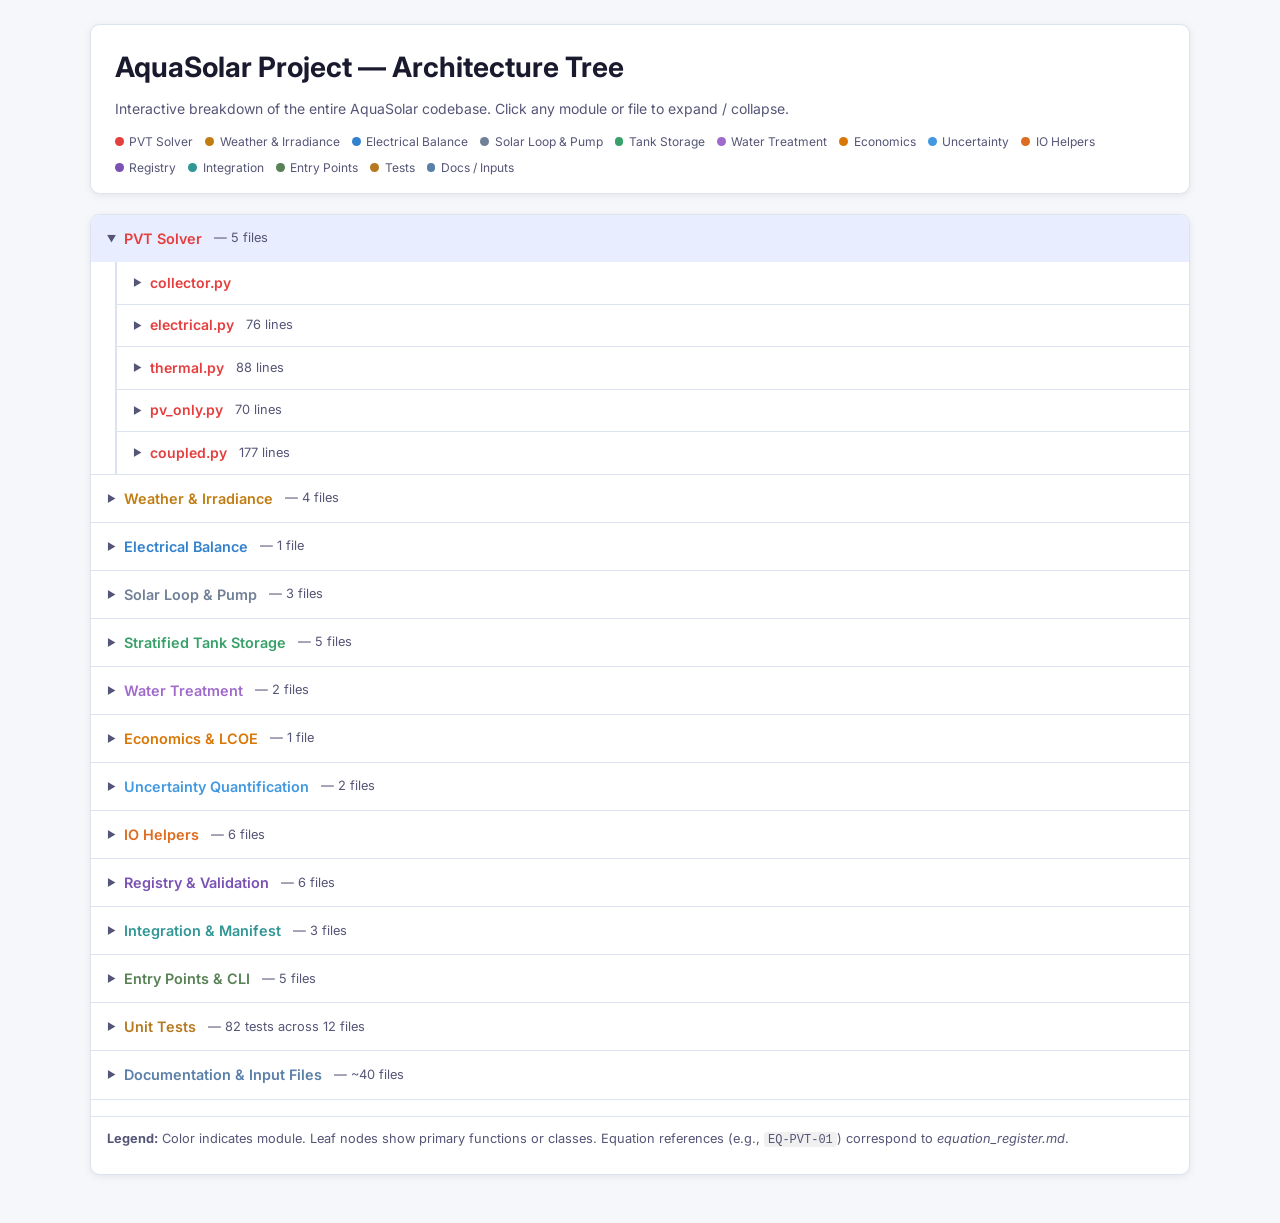
<file: project_overview_tree.html>
﻿<!DOCTYPE html>
<html lang="en">
<head>
  <meta charset="UTF-8">
  <meta name="viewport" content="width=device-width, initial-scale=1, viewport-fit=cover">
  <title>AquaSolar Simulation Architecture</title>
  <link rel="preconnect" href="https://fonts.googleapis.com">
  <link rel="stylesheet"
        href="https://fonts.googleapis.com/css2?family=Inter:wght@400;500;600;700&display=swap">
  <style>
    :root {
      --bg:          #f5f7fa;
      --surface:     #ffffff;
      --fg:          #1a1a2e;
      --fg-muted:    #555577;
      --border:      #dde3ee;
      --accent:      #3b6fd4;
      --accent-soft: #e8eeff;
      --radius:      .6rem;
      --shadow:      0 2px 8px rgba(0,0,0,.07);
      color-scheme:  light;
    }
    @media (prefers-color-scheme: dark) {
      :root:not([data-theme="light"]) {
        --bg:          #0f1117;
        --surface:     #1a1d27;
        --fg:          #e8eaf6;
        --fg-muted:    #8892b0;
        --border:      #2a2f44;
        --accent:      #5b8dee;
        --accent-soft: #1a2040;
        --shadow:      0 2px 8px rgba(0,0,0,.3);
        color-scheme:  dark;
      }
    }
    *, *::before, *::after { box-sizing: border-box; }
    body {
      background: var(--bg);
      color: var(--fg);
      font-family: 'Inter', sans-serif;
      font-size: 14px;
      line-height: 1.6;
      margin: 0;
      padding: 1.5rem 1rem 3rem;
    }
    h1  { font-size: 1.75rem; font-weight: 700; margin: 0 0 .5rem; }
    h2  { font-size: 1.1rem;  font-weight: 600; margin: 1.5rem 0 .5rem; }
    p   { margin: .25rem 0 .75rem; color: var(--fg-muted); font-size: .875rem; }
    a   { color: var(--accent); }
    .container { max-width: 1100px; margin: 0 auto; }

    /* Header card */
    .header-card {
      background: var(--surface);
      border: 1px solid var(--border);
      border-radius: var(--radius);
      padding: 1.25rem 1.5rem 1rem;
      margin-bottom: 1.25rem;
      box-shadow: var(--shadow);
    }

    /* Legend */
    .legend { display: flex; flex-wrap: wrap; gap: .4rem .75rem; margin: .75rem 0 0; }
    .legend-item { display: flex; align-items: center; gap: .35rem; font-size: .75rem; color: var(--fg-muted); }
    .legend-dot  { width: .55rem; height: .55rem; border-radius: 50%; flex-shrink: 0; }

    /* Module colours */
    .mod-pvt             { --mc: #e53e3e; }
    .mod-weather         { --mc: #c17d11; }
    .mod-electrical      { --mc: #3182ce; }
    .mod-solar_loop      { --mc: #718096; }
    .mod-tank            { --mc: #38a169; }
    .mod-water_treatment { --mc: #9f6acc; }
    .mod-economics       { --mc: #d97706; }
    .mod-uncertainty     { --mc: #4299e1; }
    .mod-io              { --mc: #dd6b20; }
    .mod-registry        { --mc: #7952b3; }
    .mod-integration     { --mc: #319795; }
    .mod-entry           { --mc: #588156; }
    .mod-tests           { --mc: #b7791f; }
    .mod-docs            { --mc: #5a7fa8; }
    .legend-dot { background: var(--mc, #888); }

    /* Tree */
    .tree-root { background: var(--surface); border: 1px solid var(--border); border-radius: var(--radius); box-shadow: var(--shadow); overflow: hidden; }
    details { border-bottom: 1px solid var(--border); }
    details:last-child { border-bottom: none; }
    details[open] > summary { background: var(--accent-soft); }
    summary {
      list-style: none;
      display: flex;
      align-items: center;
      gap: .5rem;
      padding: .6rem 1rem;
      cursor: pointer;
      font-weight: 500;
      font-size: .875rem;
      user-select: none;
      transition: background .15s;
    }
    summary::-webkit-details-marker { display: none; }
    summary:hover { background: var(--accent-soft); }
    summary::before { content: "▶"; font-size: .6rem; color: var(--fg-muted); transition: transform .2s; flex-shrink: 0; }
    details[open] > summary::before { transform: rotate(90deg); }
    summary .node-name { color: var(--mc, var(--fg)); font-weight: 600; }
    summary .node-meta { color: var(--fg-muted); font-weight: 400; font-size: .8rem; }

    .tree-level-1 > summary { font-size: .9rem; padding: .75rem 1rem; }
    .tree-level-2 { margin-left: 1.5rem; border-left: 2px solid var(--border); }
    .tree-level-2 > summary { padding-left: 1rem; }

    /* Leaf list */
    .leaf-list { margin: 0; padding: 0; list-style: none; margin-left: 3rem; border-left: 2px solid var(--border); }
    .leaf-list li { display: flex; align-items: center; gap: .5rem; padding: .35rem 1rem; font-size: .8rem; border-bottom: 1px solid var(--border); color: var(--fg-muted); }
    .leaf-list li:last-child { border-bottom: none; }
    .leaf-list li::before { content: "–"; color: var(--border); flex-shrink: 0; }
    .leaf-name { color: var(--fg); font-weight: 500; font-family: 'Courier New', monospace; font-size: .78rem; }
    .leaf-note { color: var(--fg-muted); font-size: .75rem; }
    code { background: rgba(0,0,0,.06); padding: .05rem .25rem; border-radius: .2rem; font-size: .75rem; font-family: 'Courier New', monospace; }
    .footer-note { margin-top: 1rem; font-size: .8rem; color: var(--fg-muted); padding: .75rem 1rem; border-top: 1px solid var(--border); }
    @media (max-width: 600px) { body { padding: .75rem .5rem 2rem; } h1 { font-size: 1.35rem; } }
  </style>
</head>
<body>
<div class="container">

  <div class="header-card">
    <h1>AquaSolar Project &#8212; Architecture Tree</h1>
    <p>Interactive breakdown of the entire AquaSolar codebase. Click any module or file to expand / collapse.</p>
    <div class="legend">
      <div class="legend-item mod-pvt">            <span class="legend-dot"></span> PVT Solver</div>
      <div class="legend-item mod-weather">        <span class="legend-dot"></span> Weather &amp; Irradiance</div>
      <div class="legend-item mod-electrical">     <span class="legend-dot"></span> Electrical Balance</div>
      <div class="legend-item mod-solar_loop">     <span class="legend-dot"></span> Solar Loop &amp; Pump</div>
      <div class="legend-item mod-tank">           <span class="legend-dot"></span> Tank Storage</div>
      <div class="legend-item mod-water_treatment"><span class="legend-dot"></span> Water Treatment</div>
      <div class="legend-item mod-economics">      <span class="legend-dot"></span> Economics</div>
      <div class="legend-item mod-uncertainty">    <span class="legend-dot"></span> Uncertainty</div>
      <div class="legend-item mod-io">             <span class="legend-dot"></span> IO Helpers</div>
      <div class="legend-item mod-registry">       <span class="legend-dot"></span> Registry</div>
      <div class="legend-item mod-integration">    <span class="legend-dot"></span> Integration</div>
      <div class="legend-item mod-entry">          <span class="legend-dot"></span> Entry Points</div>
      <div class="legend-item mod-tests">          <span class="legend-dot"></span> Tests</div>
      <div class="legend-item mod-docs">           <span class="legend-dot"></span> Docs / Inputs</div>
    </div>
  </div>

  <div class="tree-root">

    <!-- PVT Solver -->
    <details class="tree-level-1 mod-pvt" open>
      <summary><span class="node-name">PVT Solver</span><span class="node-meta">&nbsp;&#8212; 5 files</span></summary>
      <details class="tree-level-2 mod-pvt">
        <summary><span class="node-name">collector.py</span></summary>
        <ul class="leaf-list"><li><span class="leaf-name">PVTCollector</span><span class="leaf-note">dataclass</span></li></ul>
      </details>
      <details class="tree-level-2 mod-pvt">
        <summary><span class="node-name">electrical.py</span><span class="node-meta">&nbsp;76 lines</span></summary>
        <ul class="leaf-list">
          <li><span class="leaf-name">electrical_output()</span><span class="leaf-note">EQ-PVT-01</span></li>
          <li><span class="leaf-name">electrical_output_series()</span></li>
        </ul>
      </details>
      <details class="tree-level-2 mod-pvt">
        <summary><span class="node-name">thermal.py</span><span class="node-meta">&nbsp;88 lines</span></summary>
        <ul class="leaf-list">
          <li><span class="leaf-name">useful_heat()</span><span class="leaf-note">EQ-PVT-02</span></li>
          <li><span class="leaf-name">useful_heat_no_flow()</span><span class="leaf-note">stagnation</span></li>
        </ul>
      </details>
      <details class="tree-level-2 mod-pvt">
        <summary><span class="node-name">pv_only.py</span><span class="node-meta">&nbsp;70 lines</span></summary>
        <ul class="leaf-list"><li><span class="leaf-name">pv_only_reference()</span></li></ul>
      </details>
      <details class="tree-level-2 mod-pvt">
        <summary><span class="node-name">coupled.py</span><span class="node-meta">&nbsp;177 lines</span></summary>
        <ul class="leaf-list">
          <li><span class="leaf-name">coupled_solve()</span><span class="leaf-note">Brent solver</span></li>
          <li><span class="leaf-name">OutsideValidityRange</span></li>
          <li><span class="leaf-name">PVTCoupledResult</span><span class="leaf-note">dataclass</span></li>
        </ul>
      </details>
    </details>

    <!-- Weather & Irradiance -->
    <details class="tree-level-1 mod-weather">
      <summary><span class="node-name">Weather &amp; Irradiance</span><span class="node-meta">&nbsp;&#8212; 4 files</span></summary>
      <details class="tree-level-2 mod-weather">
        <summary><span class="node-name">iam.py</span><span class="node-meta">&nbsp;99 lines</span></summary>
        <ul class="leaf-list">
          <li><span class="leaf-name">iam_klucher()</span></li>
          <li><span class="leaf-name">iam_preiss()</span></li>
          <li><span class="leaf-name">calculate_iam()</span></li>
        </ul>
      </details>
      <details class="tree-level-2 mod-weather">
        <summary><span class="node-name">soiling.py</span><span class="node-meta">&nbsp;55 lines</span></summary>
        <ul class="leaf-list">
          <li><span class="leaf-name">soiling_factor()</span></li>
          <li><span class="leaf-name">soiling_factor_series()</span></li>
        </ul>
      </details>
      <details class="tree-level-2 mod-weather">
        <summary><span class="node-name">solar_geometry.py</span><span class="node-meta">&nbsp;100 lines</span></summary>
        <ul class="leaf-list">
          <li><span class="leaf-name">solar_position()</span></li>
          <li><span class="leaf-name">calculate_incident_angle()</span></li>
        </ul>
      </details>
      <details class="tree-level-2 mod-weather">
        <summary><span class="node-name">transposition.py</span><span class="node-meta">&nbsp;79 lines</span></summary>
        <ul class="leaf-list"><li><span class="leaf-name">get_poa_irradiance()</span></li></ul>
      </details>
    </details>

    <!-- Electrical Balance -->
    <details class="tree-level-1 mod-electrical">
      <summary><span class="node-name">Electrical Balance</span><span class="node-meta">&nbsp;&#8212; 1 file</span></summary>
      <details class="tree-level-2 mod-electrical">
        <summary><span class="node-name">balance.py</span><span class="node-meta">&nbsp;188 lines</span></summary>
        <ul class="leaf-list">
          <li><span class="leaf-name">electrical_balance()</span></li>
          <li><span class="leaf-name">electrical_balance_series()</span></li>
          <li><span class="leaf-name">battery_dispatch()</span></li>
        </ul>
      </details>
    </details>

    <!-- Solar Loop & Pump -->
    <details class="tree-level-1 mod-solar_loop">
      <summary><span class="node-name">Solar Loop &amp; Pump</span><span class="node-meta">&nbsp;&#8212; 3 files</span></summary>
      <details class="tree-level-2 mod-solar_loop">
        <summary><span class="node-name">controller.py</span><span class="node-meta">&nbsp;119 lines</span></summary>
        <ul class="leaf-list">
          <li><span class="leaf-name">differential_controller()</span></li>
          <li><span class="leaf-name">solar_controller()</span></li>
          <li><span class="leaf-name">controller_series()</span></li>
        </ul>
      </details>
      <details class="tree-level-2 mod-solar_loop">
        <summary><span class="node-name">pipes.py</span><span class="node-meta">&nbsp;185 lines</span></summary>
        <ul class="leaf-list">
          <li><span class="leaf-name">pipe_heat_loss()</span><span class="leaf-note">NTU</span></li>
          <li><span class="leaf-name">pipe_pressure_drop()</span><span class="leaf-note">Darcy-Weisbach</span></li>
          <li><span class="leaf-name">collector_loop_thermal()</span></li>
        </ul>
      </details>
      <details class="tree-level-2 mod-solar_loop">
        <summary><span class="node-name">pump.py</span><span class="node-meta">&nbsp;145 lines</span></summary>
        <ul class="leaf-list">
          <li><span class="leaf-name">pump_flow_rate()</span></li>
          <li><span class="leaf-name">pump_power()</span></li>
          <li><span class="leaf-name">pump_ledger()</span></li>
        </ul>
      </details>
    </details>

    <!-- Stratified Tank Storage -->
    <details class="tree-level-1 mod-tank">
      <summary><span class="node-name">Stratified Tank Storage</span><span class="node-meta">&nbsp;&#8212; 5 files</span></summary>
      <details class="tree-level-2 mod-tank">
        <summary><span class="node-name">grid.py</span><span class="node-meta">&nbsp;107 lines</span></summary>
        <ul class="leaf-list">
          <li><span class="leaf-name">TankGrid</span><span class="leaf-note">class</span></li>
          <li><span class="leaf-name">create_tank_grid()</span></li>
        </ul>
      </details>
      <details class="tree-level-2 mod-tank">
        <summary><span class="node-name">mixing.py</span><span class="node-meta">&nbsp;165 lines</span></summary>
        <ul class="leaf-list">
          <li><span class="leaf-name">ideal_mixing()</span></li>
          <li><span class="leaf-name">stratified_mixing()</span></li>
          <li><span class="leaf-name">apply_mixing_model()</span></li>
        </ul>
      </details>
      <details class="tree-level-2 mod-tank">
        <summary><span class="node-name">auxiliary_heating.py</span><span class="node-meta">&nbsp;82 lines</span></summary>
        <ul class="leaf-list"><li><span class="leaf-name">aux_heating()</span></li></ul>
      </details>
      <details class="tree-level-2 mod-tank">
        <summary><span class="node-name">draw.py</span><span class="node-meta">&nbsp;183 lines</span></summary>
        <ul class="leaf-list"><li><span class="leaf-name">draw_from_tank()</span></li></ul>
      </details>
      <details class="tree-level-2 mod-tank">
        <summary><span class="node-name">step.py</span><span class="node-meta">&nbsp;185 lines</span></summary>
        <ul class="leaf-list"><li><span class="leaf-name">tank_step()</span></li></ul>
      </details>
    </details>

    <!-- Water Treatment -->
    <details class="tree-level-1 mod-water_treatment">
      <summary><span class="node-name">Water Treatment</span><span class="node-meta">&nbsp;&#8212; 2 files</span></summary>
      <details class="tree-level-2 mod-water_treatment">
        <summary><span class="node-name">stages.py</span><span class="node-meta">&nbsp;247 lines</span></summary>
        <ul class="leaf-list">
          <li><span class="leaf-name">sediment_filter()</span></li>
          <li><span class="leaf-name">carbon_filter()</span></li>
          <li><span class="leaf-name">uv_disinfection()</span></li>
          <li><span class="leaf-name">ultrafiltration()</span></li>
          <li><span class="leaf-name">nanofiltration()</span></li>
          <li><span class="leaf-name">remineralization()</span></li>
        </ul>
      </details>
      <details class="tree-level-2 mod-water_treatment">
        <summary><span class="node-name">train.py</span><span class="node-meta">&nbsp;156 lines</span></summary>
        <ul class="leaf-list">
          <li><span class="leaf-name">pathway_a()</span><span class="leaf-note">sediment &#8594; carbon &#8594; UV</span></li>
          <li><span class="leaf-name">pathway_b()</span><span class="leaf-note">&#8230; &#8594; ultrafiltration &#8594; UV</span></li>
          <li><span class="leaf-name">pathway_c()</span><span class="leaf-note">NF &#8594; remineralization &#8594; UV</span></li>
          <li><span class="leaf-name">run_treatment_train()</span></li>
          <li><span class="leaf-name">treatment_train_series()</span></li>
        </ul>
      </details>
    </details>

    <!-- Economics & LCOE -->
    <details class="tree-level-1 mod-economics">
      <summary><span class="node-name">Economics &amp; LCOE</span><span class="node-meta">&nbsp;&#8212; 1 file</span></summary>
      <details class="tree-level-2 mod-economics">
        <summary><span class="node-name">lcoe.py</span><span class="node-meta">&nbsp;229 lines</span></summary>
        <ul class="leaf-list">
          <li><span class="leaf-name">levelized_cost()</span><span class="leaf-note">CRF formula</span></li>
          <li><span class="leaf-name">simple_payback()</span></li>
          <li><span class="leaf-name">discounted_payback()</span></li>
          <li><span class="leaf-name">npv()</span></li>
          <li><span class="leaf-name">lifecycle_cost()</span></li>
          <li><span class="leaf-name">bottled_water_comparison()</span></li>
        </ul>
      </details>
    </details>

    <!-- Uncertainty -->
    <details class="tree-level-1 mod-uncertainty">
      <summary><span class="node-name">Uncertainty Quantification</span><span class="node-meta">&nbsp;&#8212; 2 files</span></summary>
      <details class="tree-level-2 mod-uncertainty">
        <summary><span class="node-name">monte_carlo.py</span></summary>
        <ul class="leaf-list">
          <li><span class="leaf-name">monte_carlo_run()</span></li>
          <li><span class="leaf-name">latin_hypercube_sample()</span></li>
          <li><span class="leaf-name">_compute_statistics()</span></li>
        </ul>
      </details>
      <details class="tree-level-2 mod-uncertainty">
        <summary><span class="node-name">sobol.py</span></summary>
        <ul class="leaf-list">
          <li><span class="leaf-name">compute_sobol_indices()</span></li>
          <li><span class="leaf-name">morris_screening()</span></li>
          <li><span class="leaf-name">fast_sobol()</span></li>
        </ul>
      </details>
    </details>

    <!-- IO Helpers -->
    <details class="tree-level-1 mod-io">
      <summary><span class="node-name">IO Helpers</span><span class="node-meta">&nbsp;&#8212; 6 files</span></summary>
      <details class="tree-level-2 mod-io">
        <summary><span class="node-name">tables.py</span></summary>
        <ul class="leaf-list"><li><span class="leaf-name">load_table()</span></li></ul>
      </details>
      <details class="tree-level-2 mod-io">
        <summary><span class="node-name">timeseries.py</span></summary>
        <ul class="leaf-list">
          <li><span class="leaf-name">load_timeseries()</span></li>
          <li><span class="leaf-name">validate_timeseries()</span></li>
          <li><span class="leaf-name">_find_gaps()</span></li>
        </ul>
      </details>
      <details class="tree-level-2 mod-io">
        <summary><span class="node-name">species.py</span></summary>
        <ul class="leaf-list"><li><span class="leaf-name">validate_species_registry()</span></li></ul>
      </details>
      <details class="tree-level-2 mod-io">
        <summary><span class="node-name">quality_report.py</span></summary>
        <ul class="leaf-list">
          <li><span class="leaf-name">write_quality_report()</span></li>
          <li><span class="leaf-name">generate_all_quality_reports()</span></li>
        </ul>
      </details>
    </details>

    <!-- Registry & Validation -->
    <details class="tree-level-1 mod-registry">
      <summary><span class="node-name">Registry &amp; Validation</span><span class="node-meta">&nbsp;&#8212; 6 files</span></summary>
      <details class="tree-level-2 mod-registry">
        <summary><span class="node-name">schema.py</span></summary>
        <ul class="leaf-list">
          <li><span class="leaf-name">Registry</span><span class="leaf-note">class</span></li>
          <li><span class="leaf-name">ParameterEntry</span></li>
          <li><span class="leaf-name">UncertaintySpec</span></li>
          <li><span class="leaf-name">ValidRange</span></li>
        </ul>
      </details>
      <details class="tree-level-2 mod-registry">
        <summary><span class="node-name">load.py</span></summary>
        <ul class="leaf-list"><li><span class="leaf-name">load_registry()</span></li></ul>
      </details>
      <details class="tree-level-2 mod-registry">
        <summary><span class="node-name">conditions.py</span></summary>
        <ul class="leaf-list"><li><span class="leaf-name">evaluate_required_when()</span></li></ul>
      </details>
      <details class="tree-level-2 mod-registry">
        <summary><span class="node-name">errors.py</span></summary>
        <ul class="leaf-list">
          <li><span class="leaf-name">InputError</span></li>
          <li><span class="leaf-name">MissingInputError</span></li>
          <li><span class="leaf-name">DraftInputError</span></li>
        </ul>
      </details>
      <details class="tree-level-2 mod-registry">
        <summary><span class="node-name">__init__.py</span></summary>
        <ul class="leaf-list"><li><span class="leaf-name">__init__.py exports</span></li></ul>
      </details>
    </details>

    <!-- Integration & Manifest -->
    <details class="tree-level-1 mod-integration">
      <summary><span class="node-name">Integration &amp; Manifest</span><span class="node-meta">&nbsp;&#8212; 3 files</span></summary>
      <details class="tree-level-2 mod-integration">
        <summary><span class="node-name">manifest.py</span></summary>
        <ul class="leaf-list">
          <li><span class="leaf-name">Manifest</span><span class="leaf-note">class</span></li>
          <li><span class="leaf-name">write_manifest()</span></li>
        </ul>
      </details>
      <details class="tree-level-2 mod-integration">
        <summary><span class="node-name">integrator.py</span></summary>
        <ul class="leaf-list">
          <li><span class="leaf-name">AquaSolarSimulator</span></li>
          <li><span class="leaf-name">initialize()</span></li>
          <li><span class="leaf-name">simulate_step()</span></li>
        </ul>
      </details>
      <details class="tree-level-2 mod-integration">
        <summary><span class="node-name">cli.py</span></summary>
        <ul class="leaf-list">
          <li><span class="leaf-name">cmd_check_inputs()</span></li>
          <li><span class="leaf-name">main()</span></li>
        </ul>
      </details>
    </details>

    <!-- Entry Points & CLI -->
    <details class="tree-level-1 mod-entry">
      <summary><span class="node-name">Entry Points &amp; CLI</span><span class="node-meta">&nbsp;&#8212; 5 files</span></summary>
      <details class="tree-level-2 mod-entry">
        <summary><span class="node-name">simulate.py</span></summary>
        <ul class="leaf-list"><li><span class="leaf-name">run_simulation()</span></li></ul>
      </details>
      <details class="tree-level-2 mod-entry">
        <summary><span class="node-name">integrator.py</span></summary>
        <ul class="leaf-list"><li><span class="leaf-name">AquaSolarSimulator</span><span class="leaf-note">class</span></li></ul>
      </details>
      <details class="tree-level-2 mod-entry">
        <summary><span class="node-name">cli.py</span></summary>
        <ul class="leaf-list">
          <li><span class="leaf-name">check-inputs</span><span class="leaf-note">command</span></li>
          <li><span class="leaf-name">run scenario</span><span class="leaf-note">command</span></li>
        </ul>
      </details>
      <details class="tree-level-2 mod-entry">
        <summary><span class="node-name">__init__.py</span><span class="node-meta">&nbsp;unit handling</span></summary>
        <ul class="leaf-list">
          <li><span class="leaf-name">get_unit_registry()</span></li>
          <li><span class="leaf-name">convert_to_si()</span></li>
          <li><span class="leaf-name">parse_temperature()</span></li>
        </ul>
      </details>
      <details class="tree-level-2 mod-entry">
        <summary><span class="node-name">__main__.py</span></summary>
        <ul class="leaf-list"><li><span class="leaf-name">python -m aquasolar</span><span class="leaf-note">entry point</span></li></ul>
      </details>
    </details>

    <!-- Unit Tests -->
    <details class="tree-level-1 mod-tests">
      <summary><span class="node-name">Unit Tests</span><span class="node-meta">&nbsp;&#8212; 82 tests across 12 files</span></summary>
      <details class="tree-level-2 mod-tests">
        <summary><span class="node-name">test_economics.py</span></summary>
        <ul class="leaf-list">
          <li><span class="leaf-name">TestLevelizedCost</span></li>
          <li><span class="leaf-name">TestPayback</span></li>
          <li><span class="leaf-name">TestNPV</span></li>
        </ul>
      </details>
      <details class="tree-level-2 mod-tests">
        <summary><span class="node-name">test_pvt.py</span></summary>
        <ul class="leaf-list">
          <li><span class="leaf-name">TestElectricalOutput</span></li>
          <li><span class="leaf-name">TestThermalOutput</span></li>
          <li><span class="leaf-name">TestPVOnlyReference</span></li>
          <li><span class="leaf-name">TestCollectorSolve</span></li>
        </ul>
      </details>
      <details class="tree-level-2 mod-tests">
        <summary><span class="node-name">test_electrical.py</span></summary>
        <ul class="leaf-list">
          <li><span class="leaf-name">TestElectricalBalance</span></li>
          <li><span class="leaf-name">TestBatteryDispatch</span></li>
        </ul>
      </details>
      <details class="tree-level-2 mod-tests">
        <summary><span class="node-name">test_tank.py</span></summary>
        <ul class="leaf-list">
          <li><span class="leaf-name">TestTankGrid</span></li>
          <li><span class="leaf-name">TestTankMixing</span></li>
          <li><span class="leaf-name">TestTankDraw</span></li>
          <li><span class="leaf-name">TestAuxHeater</span></li>
        </ul>
      </details>
      <details class="tree-level-2 mod-tests">
        <summary><span class="node-name">test_reporting.py</span></summary>
        <ul class="leaf-list">
          <li><span class="leaf-name">TestComputeMetrics</span></li>
          <li><span class="leaf-name">TestGenerateReport</span></li>
          <li><span class="leaf-name">TestDashboard</span></li>
        </ul>
      </details>
      <details class="tree-level-2 mod-tests">
        <summary><span class="node-name">test_water_treatment.py</span></summary>
        <ul class="leaf-list">
          <li><span class="leaf-name">TestSedimentFilter</span></li>
          <li><span class="leaf-name">TestCarbonFilter</span></li>
          <li><span class="leaf-name">TestUVDisinfection</span></li>
          <li><span class="leaf-name">TestPathways</span></li>
        </ul>
      </details>
      <details class="tree-level-2 mod-tests">
        <summary><span class="node-name">test_uncertainty.py</span></summary>
        <ul class="leaf-list">
          <li><span class="leaf-name">TestMonteCarlo</span></li>
          <li><span class="leaf-name">TestSobol</span></li>
          <li><span class="leaf-name">TestMorris</span></li>
        </ul>
      </details>
      <details class="tree-level-2 mod-tests">
        <summary><span class="node-name">test_units.py</span></summary>
        <ul class="leaf-list"><li><span class="leaf-name">TestUnits</span></li></ul>
      </details>
      <details class="tree-level-2 mod-tests">
        <summary><span class="node-name">test_conditions.py</span></summary>
        <ul class="leaf-list"><li><span class="leaf-name">TestConditions</span></li></ul>
      </details>
      <details class="tree-level-2 mod-tests">
        <summary><span class="node-name">test_literal_scan.py</span></summary>
        <ul class="leaf-list"><li><span class="leaf-name">Literal scan tests</span></li></ul>
      </details>
    </details>

    <!-- Documentation & Input Files -->
    <details class="tree-level-1 mod-docs">
      <summary><span class="node-name">Documentation &amp; Input Files</span><span class="node-meta">&nbsp;&#8212; ~40 files</span></summary>
      <details class="tree-level-2 mod-docs">
        <summary><span class="node-name">docs/</span><span class="node-meta">&nbsp;6 files</span></summary>
        <ul class="leaf-list">
          <li><span class="leaf-name">equation_register.md</span></li>
          <li><span class="leaf-name">assumptions_register.md</span></li>
          <li><span class="leaf-name">library_decisions.md</span></li>
          <li><span class="leaf-name">limitations_register.md</span></li>
          <li><span class="leaf-name">metric_definitions.md</span></li>
          <li><span class="leaf-name">project_context.md</span></li>
        </ul>
      </details>
      <details class="tree-level-2 mod-docs">
        <summary><span class="node-name">inputs/</span><span class="node-meta">&nbsp;~30 files</span></summary>
        <ul class="leaf-list">
          <li><span class="leaf-name">input_index.yaml</span></li>
          <li><span class="leaf-name">parameters/*.yaml</span></li>
          <li><span class="leaf-name">tables/*.csv</span></li>
          <li><span class="leaf-name">timeseries/*.csv</span></li>
        </ul>
      </details>
    </details>

    <p class="footer-note">
      <strong>Legend:</strong> Color indicates module. Leaf nodes show primary functions or classes.
      Equation references (e.g., <code>EQ-PVT-01</code>) correspond to <em>equation_register.md</em>.
    </p>

  </div>
</div>
</body>
</html>
</file>
